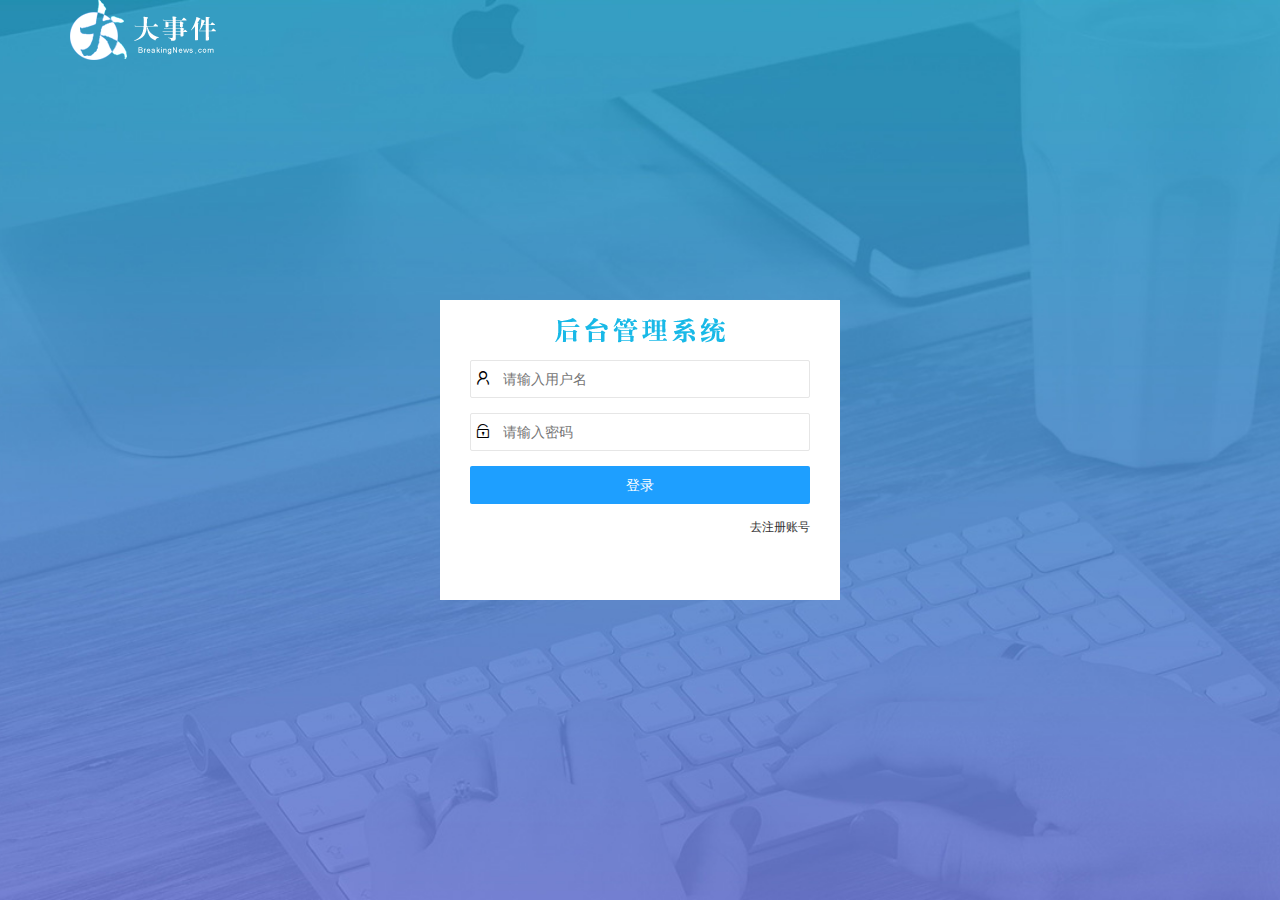
<file: login.html>
<!DOCTYPE html>
<html lang="en">
  <head>
    <meta charset="UTF-8" />
    <meta http-equiv="X-UA-Compatible" content="IE=edge" />
    <meta name="viewport" content="width=device-width, initial-scale=1.0" />
    <title>登录/注册</title>
    <!-- 导入layui 的 css 文件 -->
    <link rel="stylesheet" href="/assets/lib/layui/css/layui.css" />
    <!-- 导入自身样式 -->
    <link rel="stylesheet" href="/assets/css/login.css" />
  </head>
  <body>
    <!-- 头部的 logo 区域 -->
    <div class="layui-main">
      <img src="/assets/images/logo.png" alt="" />
    </div>

    <!-- 登录注册区域 -->
    <div class="loginAndRegBox">
      <div class="title-box"></div>
      <!-- 登录 -->
      <div class="login-box">
        <form class="layui-form" id="form-login">
          <!-- 用户名 -->
          <div class="layui-form-item">
            <i class="layui-icon layui-icon-username"></i>
            <input
              type="text"
              name="username"
              required
              lay-verify="required"
              placeholder="请输入用户名"
              autocomplete="off"
              class="layui-input"
            />
          </div>
          <!-- 密码 -->
          <div class="layui-form-item">
            <i class="layui-icon layui-icon-password"></i>
            <input
              type="password"
              name="password"
              required
              lay-verify="required|pwd"
              placeholder="请输入密码"
              autocomplete="off"
              class="layui-input"
            />
          </div>
          <!-- 登录按钮 -->
          <div class="layui-form-item">
            <button
              class="layui-btn layui-btn-normal layui-btn-fluid"
              lay-submit
            >
              登录
            </button>
          </div>
          <!-- 去注册 -->
          <div class="layui-form-item links">
            <a href="javascript:;" id="link-reg">去注册账号</a>
          </div>
        </form>
      </div>
      <!-- 注册 -->
      <div class="reg-box">
        <form class="layui-form" id="form—reg">
          <!-- 用户名 -->
          <div class="layui-form-item">
            <i class="layui-icon layui-icon-username"></i>
            <input
              type="text"
              name="username"
              required
              lay-verify="required"
              placeholder="请输入用户名"
              autocomplete="off"
              class="layui-input"
            />
          </div>
          <!-- 密码 -->
          <div class="layui-form-item">
            <i class="layui-icon layui-icon-password"></i>
            <input
              type="password"
              name="password"
              required
              lay-verify="required|pwd"
              placeholder="请输入密码"
              autocomplete="off"
              class="layui-input"
            />
          </div>
          <!-- 再次确认 -->
          <div class="layui-form-item">
            <i class="layui-icon layui-icon-password"></i>
            <input
              type="password"
              name="repassword"
              required
              lay-verify="required|pwd|repwd"
              placeholder="再次确认密码"
              autocomplete="off"
              class="layui-input"
            />
          </div>
          <!-- 注册按钮 -->
          <div class="layui-form-item">
            <button
              class="layui-btn layui-btn-normal layui-btn-fluid"
              lay-submit
            >
              注册
            </button>
          </div>
          <!-- 去登录 -->
          <div class="layui-form-item links">
            <a href="javascript:;" id="link-login">去登录</a>
          </div>
        </form>
      </div>
    </div>

    <!-- 导入 layui 的 js 文件 -->
    <script src="/assets/lib/layui/layui.all.js"></script>
    <!-- 导入 jQuery -->
    <script src="/assets/lib/jquery.js"></script>
    <!-- 导入自身封装的 baseAPI.js -->
    <script src="/assets/js/baseAPI.js"></script>
    <!-- 导入自身的 JavaScript 脚本 -->
    <script src="/assets/js/login.js"></script>
  </body>
</html>
</file>
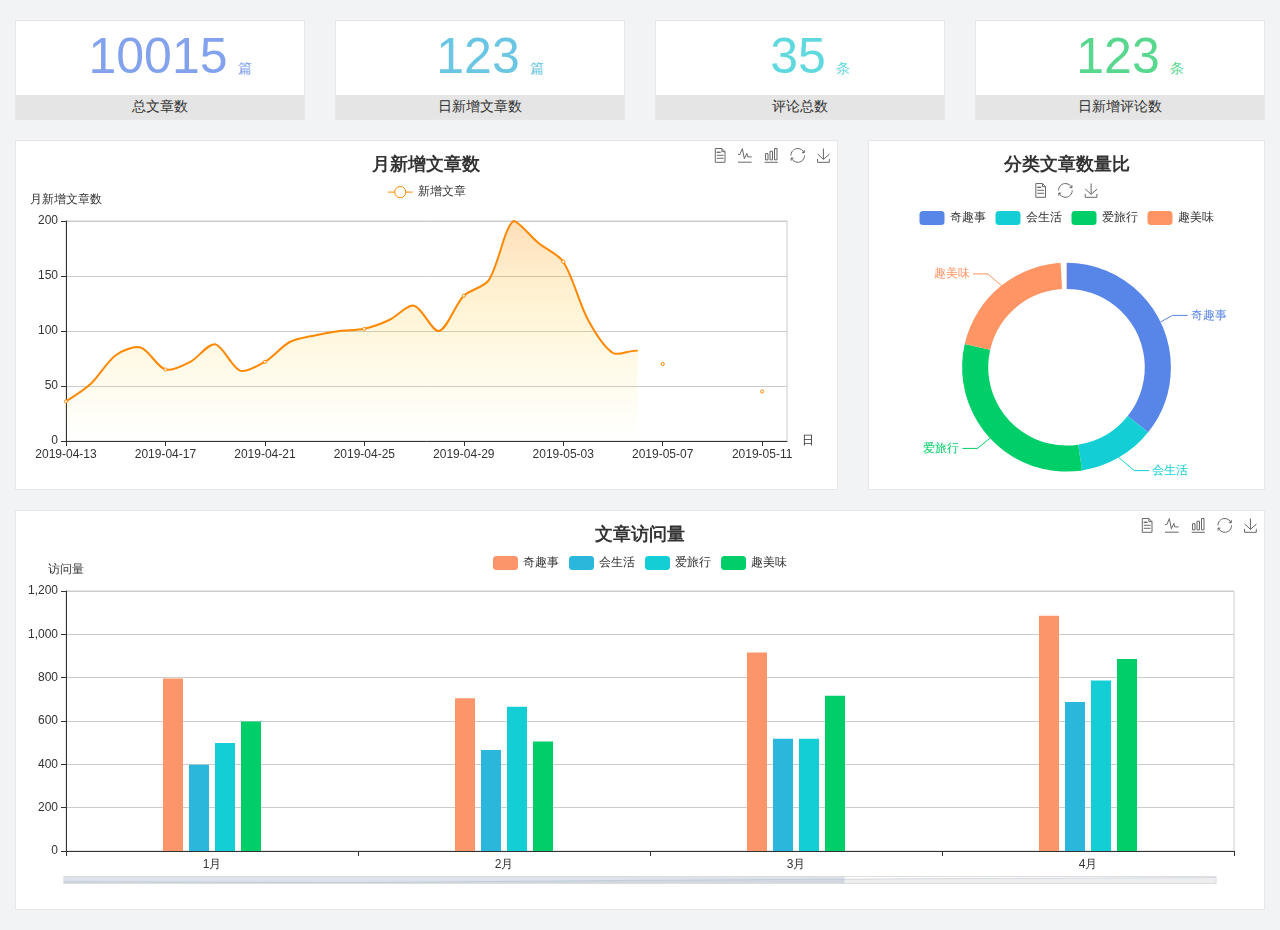
<file: home/dashboard.html>
<!DOCTYPE html>
<html lang="en">

<head>
  <meta charset="UTF-8">
  <meta name="viewport" content="width=device-width, initial-scale=1.0">
  <meta http-equiv="X-UA-Compatible" content="ie=edge">
  <title>图表统计</title>
  <link rel="stylesheet" href="../../assets/lib/bootstrap.css" />
  <link rel="stylesheet" href="../../assets/lib/main.css" />
  <script src="../../assets/lib/jquery.js"></script>
  <script type="text/javascript" src="../../assets/lib/echarts.min.js"></script>
</head>

<body>
  <div class="container-fluid">
    <div class="row spannel_list">
      <div class="col-sm-3 col-xs-6">
        <div class="spannel">
          <em>10015</em><span>篇</span>
          <b>总文章数</b>
        </div>
      </div>
      <div class="col-sm-3 col-xs-6">
        <div class="spannel scolor01">
          <em>123</em><span>篇</span>
          <b>日新增文章数</b>
        </div>
      </div>
      <div class="col-sm-3 col-xs-6">
        <div class="spannel scolor02">
          <em>35</em><span>条</span>
          <b>评论总数</b>
        </div>
      </div>
      <div class="col-sm-3 col-xs-6">
        <div class="spannel scolor03">
          <em>123</em><span>条</span>
          <b>日新增评论数</b>
        </div>
      </div>
    </div>
  </div>

  <div class="container-fluid">
    <div class="row curve-pie">
      <div class="col-lg-8 col-md-8">
        <div class="gragh_pannel" id="curve_show"></div>
      </div>
      <div class="col-lg-4 col-md-4">
        <div class="gragh_pannel" id="pie_show"></div>
      </div>
    </div>
  </div>

  <div class="container-fluid">
    <div class="column_pannel" id="column_show"></div>
  </div>

  <script>
    var oChart = echarts.init(document.getElementById('curve_show'));
    var aList_all = [
      { 'count': 36, 'date': '2019-04-13' },
      { 'count': 52, 'date': '2019-04-14' },
      { 'count': 78, 'date': '2019-04-15' },
      { 'count': 85, 'date': '2019-04-16' },
      { 'count': 65, 'date': '2019-04-17' },
      { 'count': 72, 'date': '2019-04-18' },
      { 'count': 88, 'date': '2019-04-19' },
      { 'count': 64, 'date': '2019-04-20' },
      { 'count': 72, 'date': '2019-04-21' },
      { 'count': 90, 'date': '2019-04-22' },
      { 'count': 96, 'date': '2019-04-23' },
      { 'count': 100, 'date': '2019-04-24' },
      { 'count': 102, 'date': '2019-04-25' },
      { 'count': 110, 'date': '2019-04-26' },
      { 'count': 123, 'date': '2019-04-27' },
      { 'count': 100, 'date': '2019-04-28' },
      { 'count': 132, 'date': '2019-04-29' },
      { 'count': 146, 'date': '2019-04-30' },
      { 'count': 200, 'date': '2019-05-01' },
      { 'count': 180, 'date': '2019-05-02' },
      { 'count': 163, 'date': '2019-05-03' },
      { 'count': 110, 'date': '2019-05-04' },
      { 'count': 80, 'date': '2019-05-05' },
      { 'count': 82, 'date': '2019-05-06' },
      { 'count': 70, 'date': '2019-05-07' },
      { 'count': 65, 'date': '2019-05-08' },
      { 'count': 54, 'date': '2019-05-09' },
      { 'count': 40, 'date': '2019-05-10' },
      { 'count': 45, 'date': '2019-05-11' },
      { 'count': 38, 'date': '2019-05-12' },
    ];

    let aCount = [];
    let aDate = [];

    for (var i = 0; i < aList_all.length; i++) {
      aCount.push(aList_all[i].count);
      aDate.push(aList_all[i].date);
    }

    var chartopt = {
      title: {
        text: '月新增文章数',
        left: 'center',
        top: '10'
      },
      tooltip: {
        trigger: 'axis'
      },
      legend: {
        data: ['新增文章'],
        top: '40'
      },
      toolbox: {
        show: true,
        feature: {
          mark: { show: true },
          dataView: { show: true, readOnly: false },
          magicType: { show: true, type: ['line', 'bar'] },
          restore: { show: true },
          saveAsImage: { show: true }
        }
      },
      calculable: true,
      xAxis: [
        {
          name: '日',
          type: 'category',
          boundaryGap: false,
          data: aDate
        }
      ],
      yAxis: [
        {
          name: '月新增文章数',
          type: 'value'
        }
      ],
      series: [
        {
          name: '新增文章',
          type: 'line',
          smooth: true,
          itemStyle: { normal: { areaStyle: { type: 'default' }, color: '#f80' }, lineStyle: { color: '#f80' } },
          data: aCount
        }],
      areaStyle: {
        normal: {
          color: new echarts.graphic.LinearGradient(0, 0, 0, 1, [{
            offset: 0,
            color: 'rgba(255,136,0,0.39)'
          }, {
            offset: .34,
            color: 'rgba(255,180,0,0.25)'
          }, {
            offset: 1,
            color: 'rgba(255,222,0,0.00)'
          }])

        }
      },
      grid: {
        show: true,
        x: 50,
        x2: 50,
        y: 80,
        height: 220
      }
    };

    oChart.setOption(chartopt);


    var oPie = echarts.init(document.getElementById('pie_show'));
    var oPieopt =
    {
      title: {
        top: 10,
        text: '分类文章数量比',
        x: 'center'
      },
      tooltip: {
        trigger: 'item',
        formatter: "{a} <br/>{b} : {c} ({d}%)"
      },
      color: ['#5885e8', '#13cfd5', '#00ce68', '#ff9565'],
      legend: {
        x: 'center',
        top: 65,
        data: ['奇趣事', '会生活', '爱旅行', '趣美味']
      },
      toolbox: {
        show: true,
        x: 'center',
        top: 35,
        feature: {
          mark: { show: true },
          dataView: { show: true, readOnly: false },
          magicType: {
            show: true,
            type: ['pie', 'funnel'],
            option: {
              funnel: {
                x: '25%',
                width: '50%',
                funnelAlign: 'left',
                max: 1548
              }
            }
          },
          restore: { show: true },
          saveAsImage: { show: true }
        }
      },
      calculable: true,
      series: [
        {
          name: '访问来源',
          type: 'pie',
          radius: ['45%', '60%'],
          center: ['50%', '65%'],
          data: [
            { value: 300, name: '奇趣事' },
            { value: 100, name: '会生活' },
            { value: 260, name: '爱旅行' },
            { value: 180, name: '趣美味' }
          ]
        }
      ]
    };
    oPie.setOption(oPieopt);



    var oColumn = this.echarts.init(document.getElementById('column_show'));
    var oColumnopt =
    {
      title: {
        text: '文章访问量',
        left: 'center',
        top: '10'
      },
      tooltip: {
        trigger: 'axis'
      },
      legend: {
        data: ['奇趣事', '会生活', '爱旅行', '趣美味'],
        top: '40'
      },
      toolbox: {
        show: true,
        feature: {
          mark: { show: true },
          dataView: { show: true, readOnly: false },
          magicType: { show: true, type: ['line', 'bar'] },
          restore: { show: true },
          saveAsImage: { show: true }
        }
      },
      calculable: true,
      xAxis: [
        {
          type: 'category',
          data: ['1月', '2月', '3月', '4月', '5月']
        }
      ],
      yAxis: [
        {
          name: '访问量',
          type: 'value'
        }
      ],
      series: [
        {
          name: '奇趣事',
          type: 'bar',
          barWidth: 20,
          itemStyle: {
            normal: { areaStyle: { type: 'default' }, color: '#fd956a' }
          },
          data: [800, 708, 920, 1090, 1200]
        },
        {
          name: '会生活',
          type: 'bar',
          barWidth: 20,
          itemStyle: {
            normal: { areaStyle: { type: 'default' }, color: '#2bb6db' }
          },
          data: [400, 468, 520, 690, 800]
        },
        {
          name: '爱旅行',
          type: 'bar',
          barWidth: 20,
          itemStyle: {
            normal: { areaStyle: { type: 'default' }, color: '#13cfd5' }
          },
          data: [500, 668, 520, 790, 900]
        },
        {
          name: '趣美味',
          type: 'bar',
          barWidth: 20,
          itemStyle: {
            normal: { areaStyle: { type: 'default' }, color: '#00ce68' }
          },
          data: [600, 508, 720, 890, 1000]
        }
      ],
      grid: {
        show: true,
        x: 50,
        x2: 30,
        y: 80,
        height: 260
      },
      dataZoom: [//给x轴设置滚动条
        {
          start: 0,//默认为0
          end: 100 - 1000 / 31,//默认为100
          type: 'slider',
          show: true,
          xAxisIndex: [0],
          handleSize: 0,//滑动条的 左右2个滑动条的大小
          height: 8,//组件高度
          left: 45, //左边的距离
          right: 50,//右边的距离
          bottom: 26,//右边的距离
          handleColor: '#ddd',//h滑动图标的颜色
          handleStyle: {
            borderColor: "#cacaca",
            borderWidth: "1",
            shadowBlur: 2,
            background: "#ddd",
            shadowColor: "#ddd",
          }
        }]
    };
    oColumn.setOption(oColumnopt);
  </script>
</body>

</html>
</file>
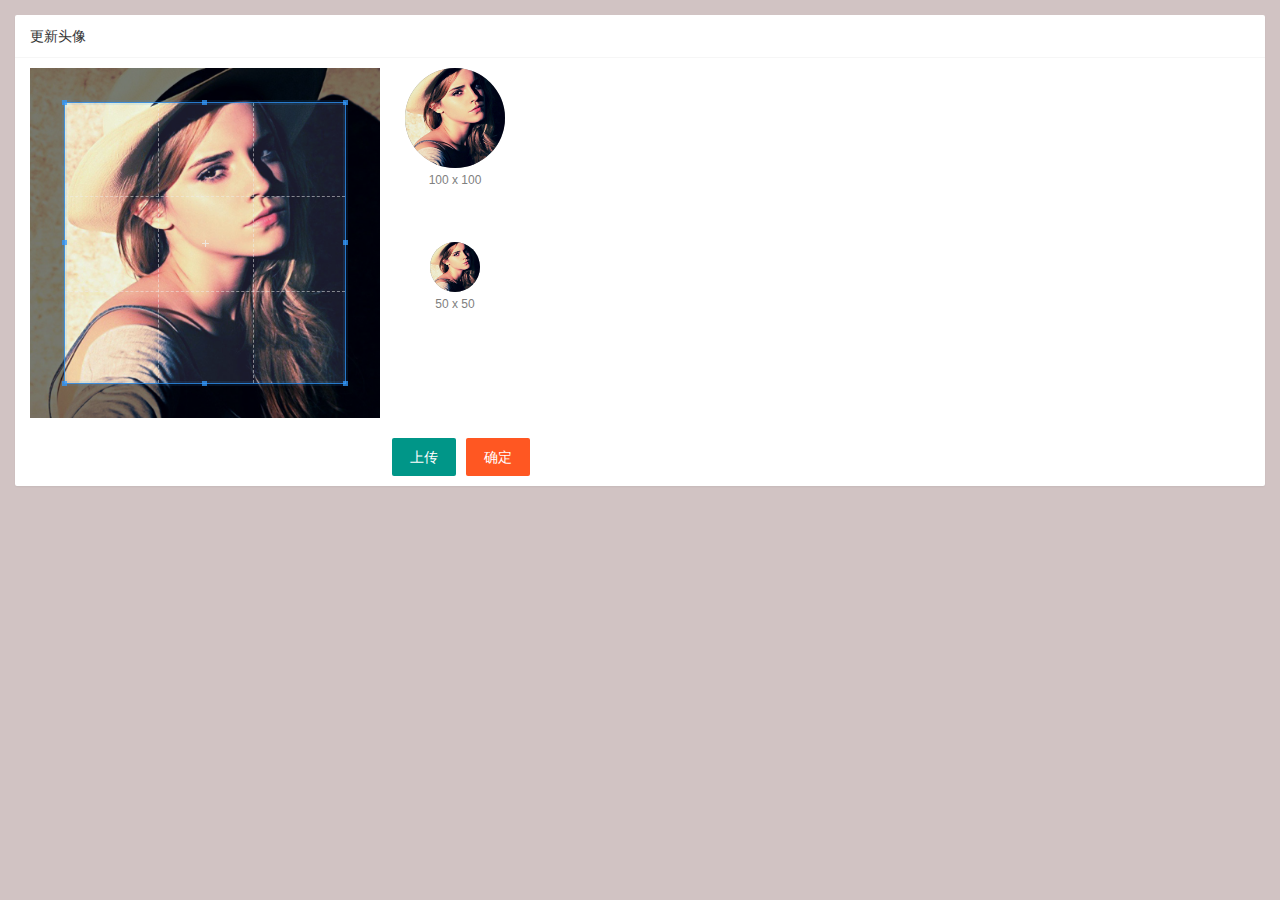
<file: user/user_avatar.html>
<!DOCTYPE html>
<html lang="en">
  <head>
    <meta charset="UTF-8" />
    <meta http-equiv="X-UA-Compatible" content="IE=edge" />
    <meta name="viewport" content="width=device-width, initial-scale=1.0" />
    <title>更新头像</title>
    <!-- 导入layui.css -->
    <link rel="stylesheet" href="/assets/lib/layui/css/layui.css" />
    <!-- 导入 `cropper.css -->
    <link rel="stylesheet" href="/assets/lib/cropper/cropper.css" />
    <!-- 导入user_avatar.css -->
    <link rel="stylesheet" href="/assets/css/user/user_avatar.css" />
  </head>
  <body>
    <div class="layui-card">
      <div class="layui-card-header">更新头像</div>
      <div class="layui-card-body">
        <!-- 第一行的图片裁剪和预览区域 -->
        <div class="row1">
          <!-- 图片裁剪区域 -->
          <div class="cropper-box">
            <!-- 这个 img 标签很重要，将来会把它初始化为裁剪区域 -->
            <img id="image" src="/assets/images/sample.jpg" />
          </div>
          <!-- 图片的预览区域 -->
          <div class="preview-box">
            <div>
              <!-- 宽高为 100px 的预览区域 -->
              <div class="img-preview w100"></div>
              <p class="size">100 x 100</p>
            </div>
            <div>
              <!-- 宽高为 50px 的预览区域 -->
              <div class="img-preview w50"></div>
              <p class="size">50 x 50</p>
            </div>
          </div>
        </div>

        <!-- 第二行的按钮区域 -->
        <div class="row2">
          <input type="file" id="file" accept="image/png,image/jpeg">
          <button type="button" class="layui-btn" id="btnChooseImage">上传</button>
          <button type="button" class="layui-btn layui-btn-danger" id="btnUpload">确定</button>
        </div>
      </div>
    </div>
    <script src="/assets/lib/layui/layui.all.js"></script>
    <script src="/assets/lib/jquery.js"></script>
    <script src="/assets/lib/cropper/Cropper.js"></script>
    <script src="/assets/lib/cropper/jquery-cropper.js"></script>
    <script src="/assets/js/baseAPI.js"></script>
    <script src="/assets/js/user/user_avatar.js"></script>
  </body>
</html>
</file>
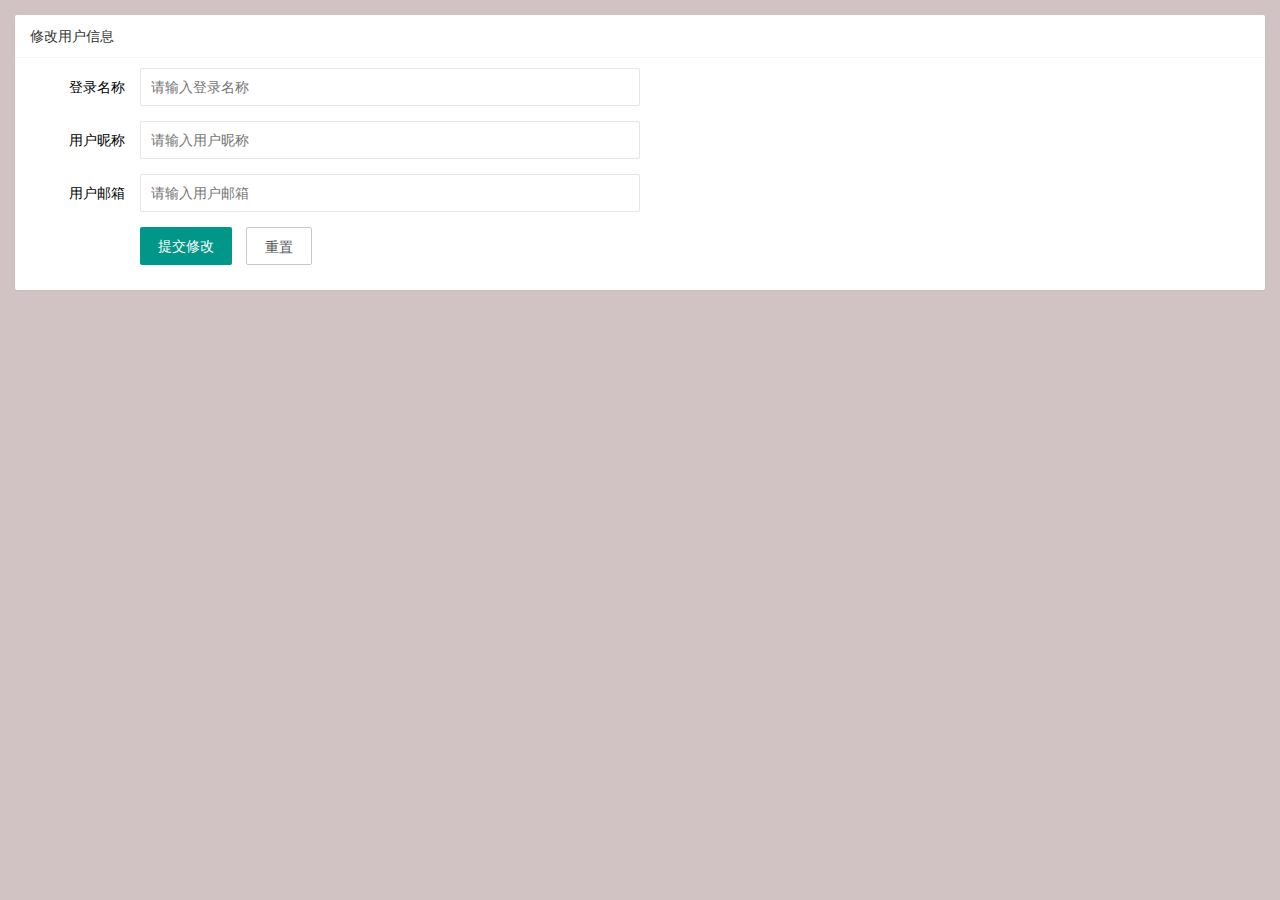
<file: user/user_info.html>
<!DOCTYPE html>
<html lang="en">
  <head>
    <meta charset="UTF-8" />
    <meta http-equiv="X-UA-Compatible" content="IE=edge" />
    <meta name="viewport" content="width=device-width, initial-scale=1.0" />
    <title>基本资料</title>
    <!-- 导入layui.css -->
    <link rel="stylesheet" href="/assets/lib/layui/css/layui.css" />
    <!-- 导入自身的 user_info 样式 -->
    <link rel="stylesheet" href="/assets/css/user/user_info.css" />
  </head>
  <body>
    <div class="layui-card">
      <div class="layui-card-header">修改用户信息</div>
      <div class="layui-card-body">
        <form class="layui-form" lay-filter="formUserInfo">
          <!-- 隐藏域 -->
          <input type="hidden" name="id"/>
          <!-- 登录名称 -->
          <div class="layui-form-item">
            <label class="layui-form-label">登录名称</label>
            <div class="layui-input-block">
              <input
                type="text"
                name="username"
                required
                lay-verify="required"
                placeholder="请输入登录名称"
                autocomplete="off"
                class="layui-input lay-ignore"
                readonly
              />
            </div>
          </div>
          <!-- 用户昵称 -->
          <div class="layui-form-item">
            <label class="layui-form-label">用户昵称</label>
            <div class="layui-input-block">
              <input
                type="text"
                name="nickname"
                required
                lay-verify="required|nickname"
                placeholder="请输入用户昵称"
                autocomplete="off"
                class="layui-input"
              />
            </div>
          </div>
          <!-- 用户邮箱 -->
          <div class="layui-form-item">
            <label class="layui-form-label">用户邮箱</label>
            <div class="layui-input-block">
              <input
                type="text"
                name="email"
                required
                lay-verify="required|email"
                placeholder="请输入用户邮箱"
                autocomplete="off"
                class="layui-input"
              />
            </div>
          </div>
          <div class="layui-form-item">
            <div class="layui-input-block">
              <button class="layui-btn" lay-submit lay-filter="formDemo">
                提交修改
              </button>
              <button type="reset" class="layui-btn layui-btn-primary" id="btnReset">
                重置
              </button>
            </div>
          </div>
        </form>
      </div>
    </div>
    <!-- 导入layui.js -->
    <script src="/assets/lib/layui/layui.all.js"></script>
    <!-- 导入 jQuery.js -->
    <script src="/assets/lib/jquery.js"></script>
    <!-- 导入 baseAPI.js -->
    <script src="/assets/js/baseAPI.js"></script>
    <!-- 导入自己的 user_info.js -->
    <script src="/assets/js/user/uer_info.js"></script>
  </body>
</html>
</file>
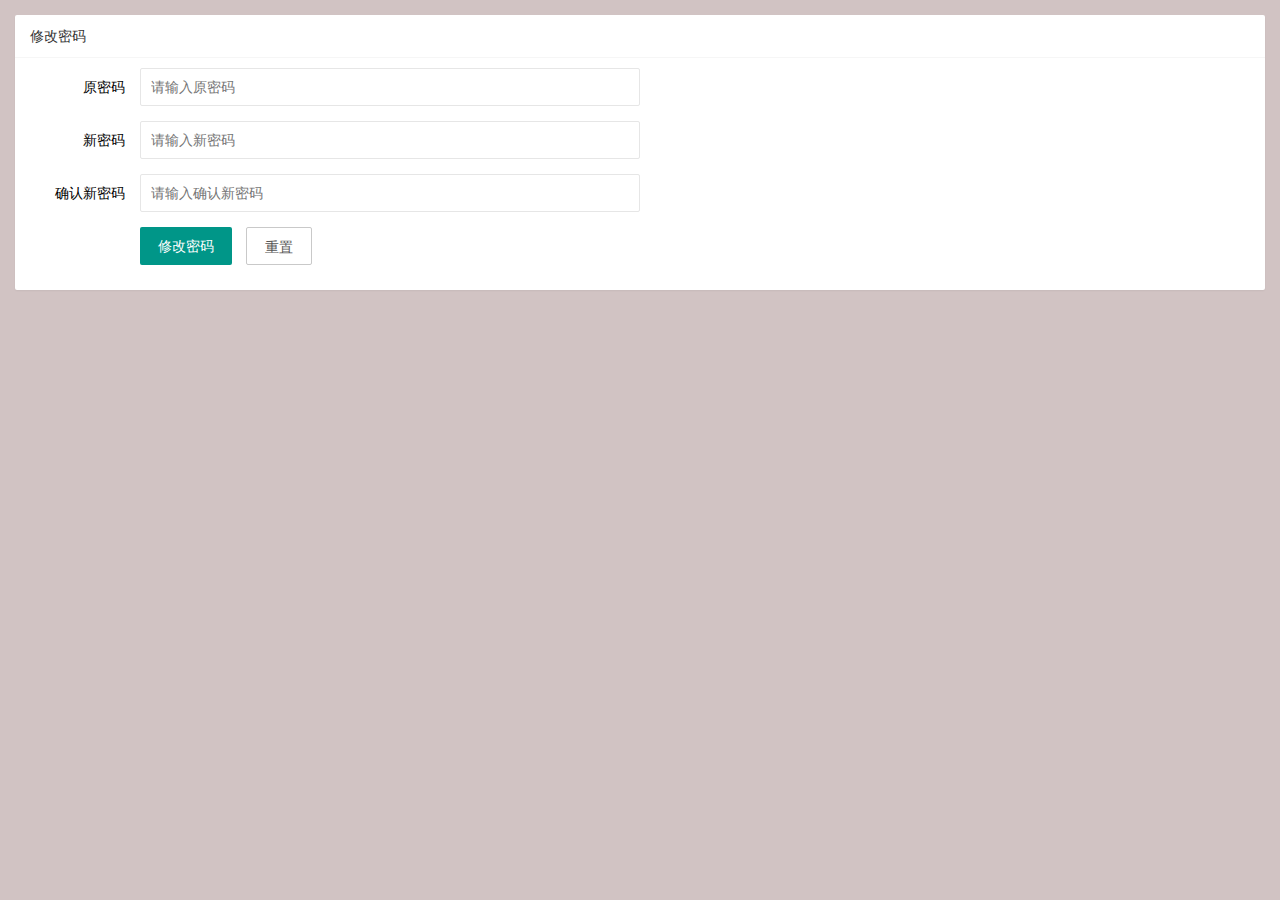
<file: user/user_pwd.html>
<!DOCTYPE html>
<html lang="en">
  <head>
    <meta charset="UTF-8" />
    <meta http-equiv="X-UA-Compatible" content="IE=edge" />
    <meta name="viewport" content="width=device-width, initial-scale=1.0" />
    <title>重置密码</title>
    <!-- 导入layui.css -->
    <link rel="stylesheet" href="/assets/lib/layui/css/layui.css" />
    <!-- 导入自身的 user_pwd.css -->
    <link rel="stylesheet" href="/assets/css/user/user_pwd.css" />
  </head>
  <body>
    <div class="layui-card">
      <div class="layui-card-header">修改密码</div>
      <div class="layui-card-body">
        <form class="layui-form" action="">
          <!-- 原密码 -->
          <div class="layui-form-item">
            <label class="layui-form-label">原密码</label>
            <div class="layui-input-block">
              <input
                type="password"
                name="oldPwd"
                required
                lay-verify="required|pwd"
                placeholder="请输入原密码"
                autocomplete="off"
                class="layui-input"
              />
            </div>
          </div>
          <!-- 新密码 -->
          <div class="layui-form-item">
            <label class="layui-form-label">新密码</label>
            <div class="layui-input-block">
              <input
                type="password"
                name="newPwd"
                required
                lay-verify="required|pwd|samePwd"
                placeholder="请输入新密码"
                autocomplete="off"
                class="layui-input"
              />
            </div>
          </div>
          <!-- 确认新密码 -->
          <div class="layui-form-item">
            <label class="layui-form-label">确认新密码</label>
            <div class="layui-input-block">
              <input
                type="password"
                name="rePwd"
                required
                lay-verify="required|pwd|rePwd"
                placeholder="请输入确认新密码"
                autocomplete="off"
                class="layui-input"
              />
            </div>
          </div>
          <!-- 修改和重置按钮 -->
          <div class="layui-form-item">
            <div class="layui-input-block">
              <button class="layui-btn" lay-submit lay-filter="formDemo">
                修改密码
              </button>
              <button type="reset" class="layui-btn layui-btn-primary">
                重置
              </button>
            </div>
          </div>
        </form>
      </div>
    </div>
    <!-- 导入layui.js -->
    <script src="/assets/lib/layui/layui.all.js"></script>
    <!-- 导入jquery.js -->
    <script src="/assets/lib/jquery.js"></script>
    <!-- 导入baseAPI.js -->
    <script src="/assets/js/baseAPI.js"></script>
    <!-- 导入自身的 user_pwd.js -->
    <script src="/assets/js/user/user_pwd.js"></script>
  </body>
</html>
</file>
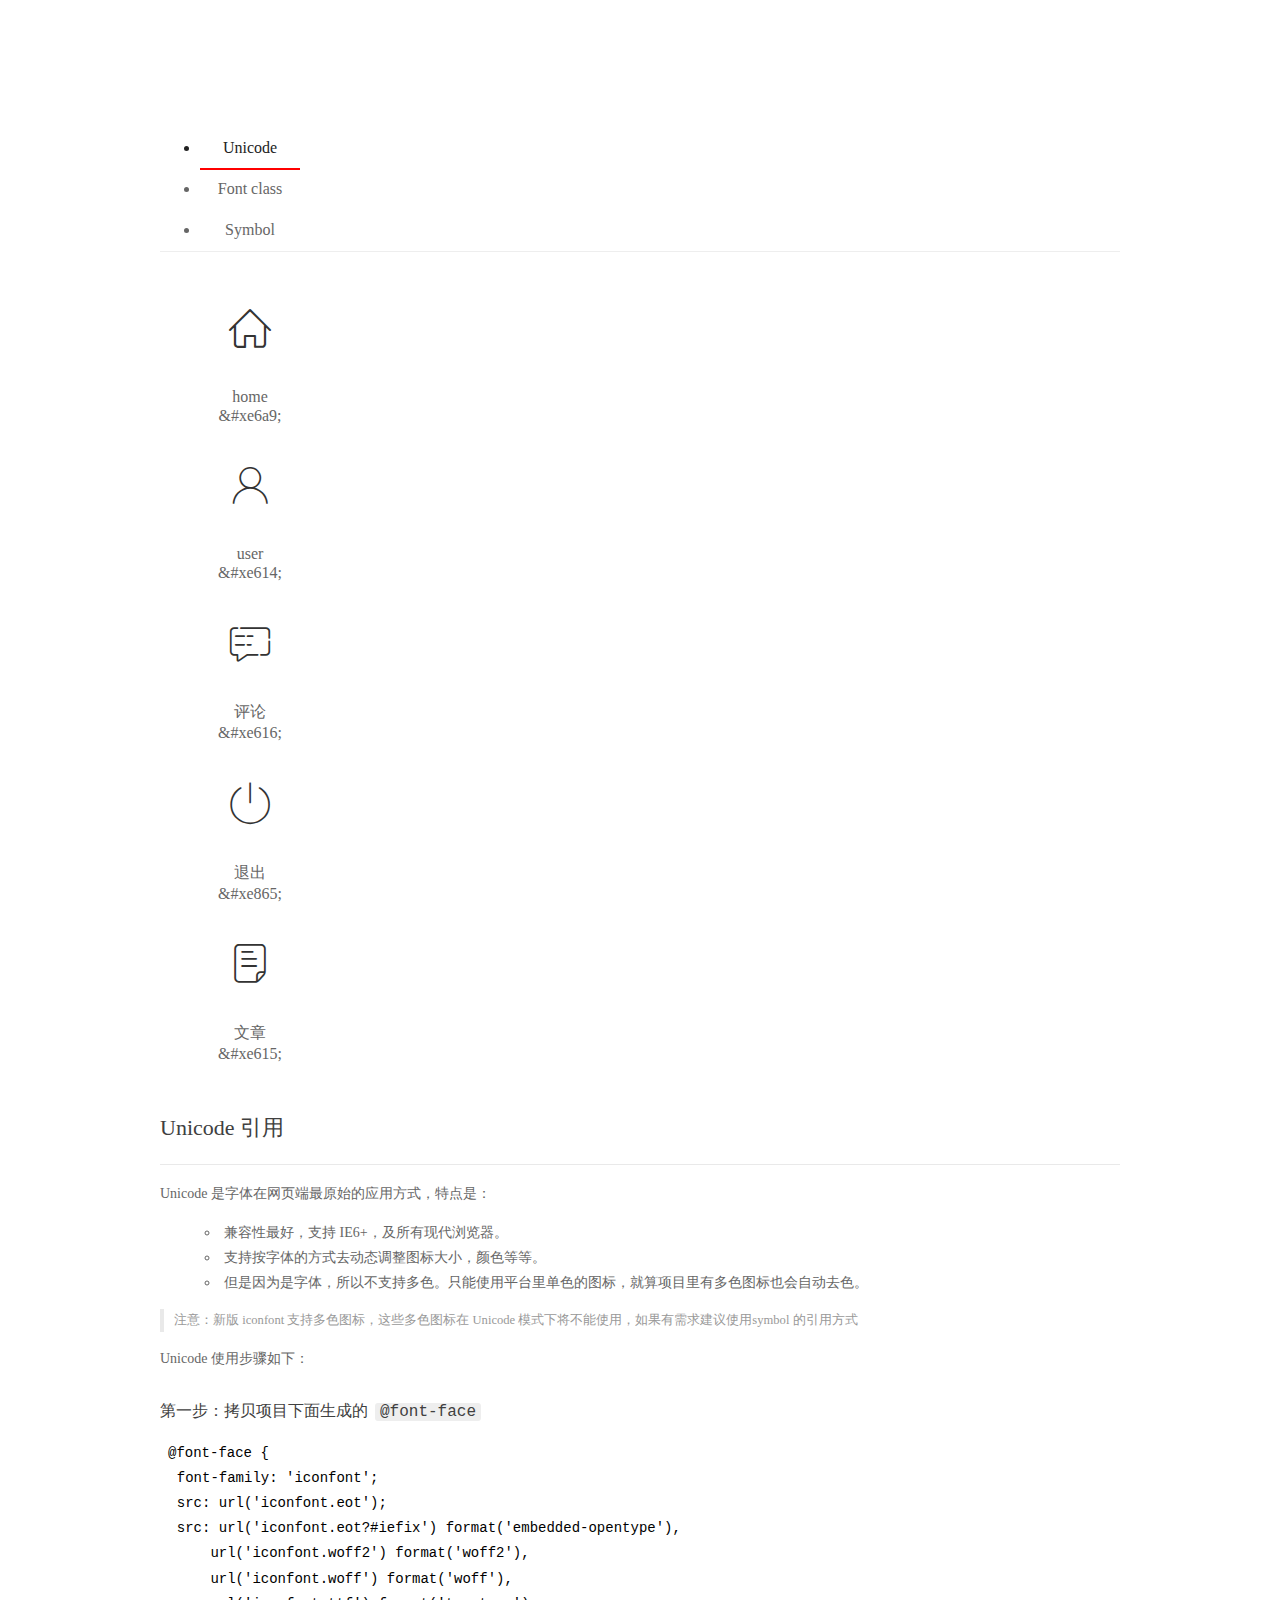
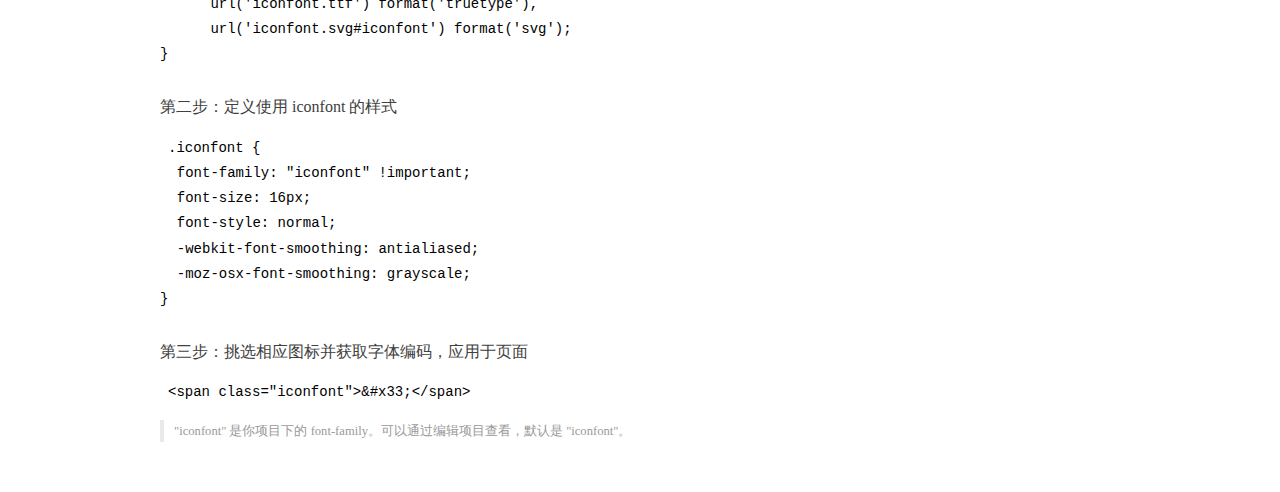
<file: assets/fonts/demo_index.html>
<!DOCTYPE html>
<html>
<head>
  <meta charset="utf-8"/>
  <title>IconFont Demo</title>
  <link rel="shortcut icon" href="https://gtms04.alicdn.com/tps/i4/TB1_oz6GVXXXXaFXpXXJDFnIXXX-64-64.ico" type="image/x-icon"/>
  <link rel="stylesheet" href="https://g.alicdn.com/thx/cube/1.3.2/cube.min.css">
  <link rel="stylesheet" href="demo.css">
  <link rel="stylesheet" href="iconfont.css">
  <script src="iconfont.js"></script>
  <!-- jQuery -->
  <script src="https://a1.alicdn.com/oss/uploads/2018/12/26/7bfddb60-08e8-11e9-9b04-53e73bb6408b.js"></script>
  <!-- 代码高亮 -->
  <script src="https://a1.alicdn.com/oss/uploads/2018/12/26/a3f714d0-08e6-11e9-8a15-ebf944d7534c.js"></script>
</head>
<body>
  <div class="main">
    <h1 class="logo"><a href="https://www.iconfont.cn/" title="iconfont 首页" target="_blank">&#xe86b;</a></h1>
    <div class="nav-tabs">
      <ul id="tabs" class="dib-box">
        <li class="dib active"><span>Unicode</span></li>
        <li class="dib"><span>Font class</span></li>
        <li class="dib"><span>Symbol</span></li>
      </ul>
      
    </div>
    <div class="tab-container">
      <div class="content unicode" style="display: block;">
          <ul class="icon_lists dib-box">
          
            <li class="dib">
              <span class="icon iconfont">&#xe6a9;</span>
                <div class="name">home</div>
                <div class="code-name">&amp;#xe6a9;</div>
              </li>
          
            <li class="dib">
              <span class="icon iconfont">&#xe614;</span>
                <div class="name">user</div>
                <div class="code-name">&amp;#xe614;</div>
              </li>
          
            <li class="dib">
              <span class="icon iconfont">&#xe616;</span>
                <div class="name">评论</div>
                <div class="code-name">&amp;#xe616;</div>
              </li>
          
            <li class="dib">
              <span class="icon iconfont">&#xe865;</span>
                <div class="name">退出</div>
                <div class="code-name">&amp;#xe865;</div>
              </li>
          
            <li class="dib">
              <span class="icon iconfont">&#xe615;</span>
                <div class="name">文章</div>
                <div class="code-name">&amp;#xe615;</div>
              </li>
          
          </ul>
          <div class="article markdown">
          <h2 id="unicode-">Unicode 引用</h2>
          <hr>

          <p>Unicode 是字体在网页端最原始的应用方式，特点是：</p>
          <ul>
            <li>兼容性最好，支持 IE6+，及所有现代浏览器。</li>
            <li>支持按字体的方式去动态调整图标大小，颜色等等。</li>
            <li>但是因为是字体，所以不支持多色。只能使用平台里单色的图标，就算项目里有多色图标也会自动去色。</li>
          </ul>
          <blockquote>
            <p>注意：新版 iconfont 支持多色图标，这些多色图标在 Unicode 模式下将不能使用，如果有需求建议使用symbol 的引用方式</p>
          </blockquote>
          <p>Unicode 使用步骤如下：</p>
          <h3 id="-font-face">第一步：拷贝项目下面生成的 <code>@font-face</code></h3>
<pre><code class="language-css"
>@font-face {
  font-family: 'iconfont';
  src: url('iconfont.eot');
  src: url('iconfont.eot?#iefix') format('embedded-opentype'),
      url('iconfont.woff2') format('woff2'),
      url('iconfont.woff') format('woff'),
      url('iconfont.ttf') format('truetype'),
      url('iconfont.svg#iconfont') format('svg');
}
</code></pre>
          <h3 id="-iconfont-">第二步：定义使用 iconfont 的样式</h3>
<pre><code class="language-css"
>.iconfont {
  font-family: "iconfont" !important;
  font-size: 16px;
  font-style: normal;
  -webkit-font-smoothing: antialiased;
  -moz-osx-font-smoothing: grayscale;
}
</code></pre>
          <h3 id="-">第三步：挑选相应图标并获取字体编码，应用于页面</h3>
<pre>
<code class="language-html"
>&lt;span class="iconfont"&gt;&amp;#x33;&lt;/span&gt;
</code></pre>
          <blockquote>
            <p>"iconfont" 是你项目下的 font-family。可以通过编辑项目查看，默认是 "iconfont"。</p>
          </blockquote>
          </div>
      </div>
      <div class="content font-class">
        <ul class="icon_lists dib-box">
          
          <li class="dib">
            <span class="icon iconfont icon-home"></span>
            <div class="name">
              home
            </div>
            <div class="code-name">.icon-home
            </div>
          </li>
          
          <li class="dib">
            <span class="icon iconfont icon-user"></span>
            <div class="name">
              user
            </div>
            <div class="code-name">.icon-user
            </div>
          </li>
          
          <li class="dib">
            <span class="icon iconfont icon-pinglun"></span>
            <div class="name">
              评论
            </div>
            <div class="code-name">.icon-pinglun
            </div>
          </li>
          
          <li class="dib">
            <span class="icon iconfont icon-tuichu"></span>
            <div class="name">
              退出
            </div>
            <div class="code-name">.icon-tuichu
            </div>
          </li>
          
          <li class="dib">
            <span class="icon iconfont icon-16"></span>
            <div class="name">
              文章
            </div>
            <div class="code-name">.icon-16
            </div>
          </li>
          
        </ul>
        <div class="article markdown">
        <h2 id="font-class-">font-class 引用</h2>
        <hr>

        <p>font-class 是 Unicode 使用方式的一种变种，主要是解决 Unicode 书写不直观，语意不明确的问题。</p>
        <p>与 Unicode 使用方式相比，具有如下特点：</p>
        <ul>
          <li>兼容性良好，支持 IE8+，及所有现代浏览器。</li>
          <li>相比于 Unicode 语意明确，书写更直观。可以很容易分辨这个 icon 是什么。</li>
          <li>因为使用 class 来定义图标，所以当要替换图标时，只需要修改 class 里面的 Unicode 引用。</li>
          <li>不过因为本质上还是使用的字体，所以多色图标还是不支持的。</li>
        </ul>
        <p>使用步骤如下：</p>
        <h3 id="-fontclass-">第一步：引入项目下面生成的 fontclass 代码：</h3>
<pre><code class="language-html">&lt;link rel="stylesheet" href="./iconfont.css"&gt;
</code></pre>
        <h3 id="-">第二步：挑选相应图标并获取类名，应用于页面：</h3>
<pre><code class="language-html">&lt;span class="iconfont icon-xxx"&gt;&lt;/span&gt;
</code></pre>
        <blockquote>
          <p>"
            iconfont" 是你项目下的 font-family。可以通过编辑项目查看，默认是 "iconfont"。</p>
        </blockquote>
      </div>
      </div>
      <div class="content symbol">
          <ul class="icon_lists dib-box">
          
            <li class="dib">
                <svg class="icon svg-icon" aria-hidden="true">
                  <use xlink:href="#icon-home"></use>
                </svg>
                <div class="name">home</div>
                <div class="code-name">#icon-home</div>
            </li>
          
            <li class="dib">
                <svg class="icon svg-icon" aria-hidden="true">
                  <use xlink:href="#icon-user"></use>
                </svg>
                <div class="name">user</div>
                <div class="code-name">#icon-user</div>
            </li>
          
            <li class="dib">
                <svg class="icon svg-icon" aria-hidden="true">
                  <use xlink:href="#icon-pinglun"></use>
                </svg>
                <div class="name">评论</div>
                <div class="code-name">#icon-pinglun</div>
            </li>
          
            <li class="dib">
                <svg class="icon svg-icon" aria-hidden="true">
                  <use xlink:href="#icon-tuichu"></use>
                </svg>
                <div class="name">退出</div>
                <div class="code-name">#icon-tuichu</div>
            </li>
          
            <li class="dib">
                <svg class="icon svg-icon" aria-hidden="true">
                  <use xlink:href="#icon-16"></use>
                </svg>
                <div class="name">文章</div>
                <div class="code-name">#icon-16</div>
            </li>
          
          </ul>
          <div class="article markdown">
          <h2 id="symbol-">Symbol 引用</h2>
          <hr>

          <p>这是一种全新的使用方式，应该说这才是未来的主流，也是平台目前推荐的用法。相关介绍可以参考这篇<a href="">文章</a>
            这种用法其实是做了一个 SVG 的集合，与另外两种相比具有如下特点：</p>
          <ul>
            <li>支持多色图标了，不再受单色限制。</li>
            <li>通过一些技巧，支持像字体那样，通过 <code>font-size</code>, <code>color</code> 来调整样式。</li>
            <li>兼容性较差，支持 IE9+，及现代浏览器。</li>
            <li>浏览器渲染 SVG 的性能一般，还不如 png。</li>
          </ul>
          <p>使用步骤如下：</p>
          <h3 id="-symbol-">第一步：引入项目下面生成的 symbol 代码：</h3>
<pre><code class="language-html">&lt;script src="./iconfont.js"&gt;&lt;/script&gt;
</code></pre>
          <h3 id="-css-">第二步：加入通用 CSS 代码（引入一次就行）：</h3>
<pre><code class="language-html">&lt;style&gt;
.icon {
  width: 1em;
  height: 1em;
  vertical-align: -0.15em;
  fill: currentColor;
  overflow: hidden;
}
&lt;/style&gt;
</code></pre>
          <h3 id="-">第三步：挑选相应图标并获取类名，应用于页面：</h3>
<pre><code class="language-html">&lt;svg class="icon" aria-hidden="true"&gt;
  &lt;use xlink:href="#icon-xxx"&gt;&lt;/use&gt;
&lt;/svg&gt;
</code></pre>
          </div>
      </div>

    </div>
  </div>
  <script>
  $(document).ready(function () {
      $('.tab-container .content:first').show()

      $('#tabs li').click(function (e) {
        var tabContent = $('.tab-container .content')
        var index = $(this).index()

        if ($(this).hasClass('active')) {
          return
        } else {
          $('#tabs li').removeClass('active')
          $(this).addClass('active')

          tabContent.hide().eq(index).fadeIn()
        }
      })
    })
  </script>
</body>
</html>
</file>
<file: assets/lib/layui/css/layui.css>
/** layui-v2.5.5 MIT License By https://www.layui.com */
 .layui-inline,img{display:inline-block;vertical-align:middle}h1,h2,h3,h4,h5,h6{font-weight:400}.layui-edge,.layui-header,.layui-inline,.layui-main{position:relative}.layui-body,.layui-edge,.layui-elip{overflow:hidden}.layui-btn,.layui-edge,.layui-inline,img{vertical-align:middle}.layui-btn,.layui-disabled,.layui-icon,.layui-unselect{-moz-user-select:none;-webkit-user-select:none;-ms-user-select:none}.layui-elip,.layui-form-checkbox span,.layui-form-pane .layui-form-label{text-overflow:ellipsis;white-space:nowrap}.layui-breadcrumb,.layui-tree-btnGroup{visibility:hidden}blockquote,body,button,dd,div,dl,dt,form,h1,h2,h3,h4,h5,h6,input,li,ol,p,pre,td,textarea,th,ul{margin:0;padding:0;-webkit-tap-highlight-color:rgba(0,0,0,0)}a:active,a:hover{outline:0}img{border:none}li{list-style:none}table{border-collapse:collapse;border-spacing:0}h4,h5,h6{font-size:100%}button,input,optgroup,option,select,textarea{font-family:inherit;font-size:inherit;font-style:inherit;font-weight:inherit;outline:0}pre{white-space:pre-wrap;white-space:-moz-pre-wrap;white-space:-pre-wrap;white-space:-o-pre-wrap;word-wrap:break-word}body{line-height:24px;font:14px Helvetica Neue,Helvetica,PingFang SC,Tahoma,Arial,sans-serif}hr{height:1px;margin:10px 0;border:0;clear:both}a{color:#333;text-decoration:none}a:hover{color:#777}a cite{font-style:normal;*cursor:pointer}.layui-border-box,.layui-border-box *{box-sizing:border-box}.layui-box,.layui-box *{box-sizing:content-box}.layui-clear{clear:both;*zoom:1}.layui-clear:after{content:'\20';clear:both;*zoom:1;display:block;height:0}.layui-inline{*display:inline;*zoom:1}.layui-edge{display:inline-block;width:0;height:0;border-width:6px;border-style:dashed;border-color:transparent}.layui-edge-top{top:-4px;border-bottom-color:#999;border-bottom-style:solid}.layui-edge-right{border-left-color:#999;border-left-style:solid}.layui-edge-bottom{top:2px;border-top-color:#999;border-top-style:solid}.layui-edge-left{border-right-color:#999;border-right-style:solid}.layui-disabled,.layui-disabled:hover{color:#d2d2d2!important;cursor:not-allowed!important}.layui-circle{border-radius:100%}.layui-show{display:block!important}.layui-hide{display:none!important}@font-face{font-family:layui-icon;src:url(../font/iconfont.eot?v=250);src:url(../font/iconfont.eot?v=250#iefix) format('embedded-opentype'),url(../font/iconfont.woff2?v=250) format('woff2'),url(../font/iconfont.woff?v=250) format('woff'),url(../font/iconfont.ttf?v=250) format('truetype'),url(../font/iconfont.svg?v=250#layui-icon) format('svg')}.layui-icon{font-family:layui-icon!important;font-size:16px;font-style:normal;-webkit-font-smoothing:antialiased;-moz-osx-font-smoothing:grayscale}.layui-icon-reply-fill:before{content:"\e611"}.layui-icon-set-fill:before{content:"\e614"}.layui-icon-menu-fill:before{content:"\e60f"}.layui-icon-search:before{content:"\e615"}.layui-icon-share:before{content:"\e641"}.layui-icon-set-sm:before{content:"\e620"}.layui-icon-engine:before{content:"\e628"}.layui-icon-close:before{content:"\1006"}.layui-icon-close-fill:before{content:"\1007"}.layui-icon-chart-screen:before{content:"\e629"}.layui-icon-star:before{content:"\e600"}.layui-icon-circle-dot:before{content:"\e617"}.layui-icon-chat:before{content:"\e606"}.layui-icon-release:before{content:"\e609"}.layui-icon-list:before{content:"\e60a"}.layui-icon-chart:before{content:"\e62c"}.layui-icon-ok-circle:before{content:"\1005"}.layui-icon-layim-theme:before{content:"\e61b"}.layui-icon-table:before{content:"\e62d"}.layui-icon-right:before{content:"\e602"}.layui-icon-left:before{content:"\e603"}.layui-icon-cart-simple:before{content:"\e698"}.layui-icon-face-cry:before{content:"\e69c"}.layui-icon-face-smile:before{content:"\e6af"}.layui-icon-survey:before{content:"\e6b2"}.layui-icon-tree:before{content:"\e62e"}.layui-icon-upload-circle:before{content:"\e62f"}.layui-icon-add-circle:before{content:"\e61f"}.layui-icon-download-circle:before{content:"\e601"}.layui-icon-templeate-1:before{content:"\e630"}.layui-icon-util:before{content:"\e631"}.layui-icon-face-surprised:before{content:"\e664"}.layui-icon-edit:before{content:"\e642"}.layui-icon-speaker:before{content:"\e645"}.layui-icon-down:before{content:"\e61a"}.layui-icon-file:before{content:"\e621"}.layui-icon-layouts:before{content:"\e632"}.layui-icon-rate-half:before{content:"\e6c9"}.layui-icon-add-circle-fine:before{content:"\e608"}.layui-icon-prev-circle:before{content:"\e633"}.layui-icon-read:before{content:"\e705"}.layui-icon-404:before{content:"\e61c"}.layui-icon-carousel:before{content:"\e634"}.layui-icon-help:before{content:"\e607"}.layui-icon-code-circle:before{content:"\e635"}.layui-icon-water:before{content:"\e636"}.layui-icon-username:before{content:"\e66f"}.layui-icon-find-fill:before{content:"\e670"}.layui-icon-about:before{content:"\e60b"}.layui-icon-location:before{content:"\e715"}.layui-icon-up:before{content:"\e619"}.layui-icon-pause:before{content:"\e651"}.layui-icon-date:before{content:"\e637"}.layui-icon-layim-uploadfile:before{content:"\e61d"}.layui-icon-delete:before{content:"\e640"}.layui-icon-play:before{content:"\e652"}.layui-icon-top:before{content:"\e604"}.layui-icon-friends:before{content:"\e612"}.layui-icon-refresh-3:before{content:"\e9aa"}.layui-icon-ok:before{content:"\e605"}.layui-icon-layer:before{content:"\e638"}.layui-icon-face-smile-fine:before{content:"\e60c"}.layui-icon-dollar:before{content:"\e659"}.layui-icon-group:before{content:"\e613"}.layui-icon-layim-download:before{content:"\e61e"}.layui-icon-picture-fine:before{content:"\e60d"}.layui-icon-link:before{content:"\e64c"}.layui-icon-diamond:before{content:"\e735"}.layui-icon-log:before{content:"\e60e"}.layui-icon-rate-solid:before{content:"\e67a"}.layui-icon-fonts-del:before{content:"\e64f"}.layui-icon-unlink:before{content:"\e64d"}.layui-icon-fonts-clear:before{content:"\e639"}.layui-icon-triangle-r:before{content:"\e623"}.layui-icon-circle:before{content:"\e63f"}.layui-icon-radio:before{content:"\e643"}.layui-icon-align-center:before{content:"\e647"}.layui-icon-align-right:before{content:"\e648"}.layui-icon-align-left:before{content:"\e649"}.layui-icon-loading-1:before{content:"\e63e"}.layui-icon-return:before{content:"\e65c"}.layui-icon-fonts-strong:before{content:"\e62b"}.layui-icon-upload:before{content:"\e67c"}.layui-icon-dialogue:before{content:"\e63a"}.layui-icon-video:before{content:"\e6ed"}.layui-icon-headset:before{content:"\e6fc"}.layui-icon-cellphone-fine:before{content:"\e63b"}.layui-icon-add-1:before{content:"\e654"}.layui-icon-face-smile-b:before{content:"\e650"}.layui-icon-fonts-html:before{content:"\e64b"}.layui-icon-form:before{content:"\e63c"}.layui-icon-cart:before{content:"\e657"}.layui-icon-camera-fill:before{content:"\e65d"}.layui-icon-tabs:before{content:"\e62a"}.layui-icon-fonts-code:before{content:"\e64e"}.layui-icon-fire:before{content:"\e756"}.layui-icon-set:before{content:"\e716"}.layui-icon-fonts-u:before{content:"\e646"}.layui-icon-triangle-d:before{content:"\e625"}.layui-icon-tips:before{content:"\e702"}.layui-icon-picture:before{content:"\e64a"}.layui-icon-more-vertical:before{content:"\e671"}.layui-icon-flag:before{content:"\e66c"}.layui-icon-loading:before{content:"\e63d"}.layui-icon-fonts-i:before{content:"\e644"}.layui-icon-refresh-1:before{content:"\e666"}.layui-icon-rmb:before{content:"\e65e"}.layui-icon-home:before{content:"\e68e"}.layui-icon-user:before{content:"\e770"}.layui-icon-notice:before{content:"\e667"}.layui-icon-login-weibo:before{content:"\e675"}.layui-icon-voice:before{content:"\e688"}.layui-icon-upload-drag:before{content:"\e681"}.layui-icon-login-qq:before{content:"\e676"}.layui-icon-snowflake:before{content:"\e6b1"}.layui-icon-file-b:before{content:"\e655"}.layui-icon-template:before{content:"\e663"}.layui-icon-auz:before{content:"\e672"}.layui-icon-console:before{content:"\e665"}.layui-icon-app:before{content:"\e653"}.layui-icon-prev:before{content:"\e65a"}.layui-icon-website:before{content:"\e7ae"}.layui-icon-next:before{content:"\e65b"}.layui-icon-component:before{content:"\e857"}.layui-icon-more:before{content:"\e65f"}.layui-icon-login-wechat:before{content:"\e677"}.layui-icon-shrink-right:before{content:"\e668"}.layui-icon-spread-left:before{content:"\e66b"}.layui-icon-camera:before{content:"\e660"}.layui-icon-note:before{content:"\e66e"}.layui-icon-refresh:before{content:"\e669"}.layui-icon-female:before{content:"\e661"}.layui-icon-male:before{content:"\e662"}.layui-icon-password:before{content:"\e673"}.layui-icon-senior:before{content:"\e674"}.layui-icon-theme:before{content:"\e66a"}.layui-icon-tread:before{content:"\e6c5"}.layui-icon-praise:before{content:"\e6c6"}.layui-icon-star-fill:before{content:"\e658"}.layui-icon-rate:before{content:"\e67b"}.layui-icon-template-1:before{content:"\e656"}.layui-icon-vercode:before{content:"\e679"}.layui-icon-cellphone:before{content:"\e678"}.layui-icon-screen-full:before{content:"\e622"}.layui-icon-screen-restore:before{content:"\e758"}.layui-icon-cols:before{content:"\e610"}.layui-icon-export:before{content:"\e67d"}.layui-icon-print:before{content:"\e66d"}.layui-icon-slider:before{content:"\e714"}.layui-icon-addition:before{content:"\e624"}.layui-icon-subtraction:before{content:"\e67e"}.layui-icon-service:before{content:"\e626"}.layui-icon-transfer:before{content:"\e691"}.layui-main{width:1140px;margin:0 auto}.layui-header{z-index:1000;height:60px}.layui-header a:hover{transition:all .5s;-webkit-transition:all .5s}.layui-side{position:fixed;left:0;top:0;bottom:0;z-index:999;width:200px;overflow-x:hidden}.layui-side-scroll{position:relative;width:220px;height:100%;overflow-x:hidden}.layui-body{position:absolute;left:200px;right:0;top:0;bottom:0;z-index:998;width:auto;overflow-y:auto;box-sizing:border-box}.layui-layout-body{overflow:hidden}.layui-layout-admin .layui-header{background-color:#23262E}.layui-layout-admin .layui-side{top:60px;width:200px;overflow-x:hidden}.layui-layout-admin .layui-body{position:fixed;top:60px;bottom:44px}.layui-layout-admin .layui-main{width:auto;margin:0 15px}.layui-layout-admin .layui-footer{position:fixed;left:200px;right:0;bottom:0;height:44px;line-height:44px;padding:0 15px;background-color:#eee}.layui-layout-admin .layui-logo{position:absolute;left:0;top:0;width:200px;height:100%;line-height:60px;text-align:center;color:#009688;font-size:16px}.layui-layout-admin .layui-header .layui-nav{background:0 0}.layui-layout-left{position:absolute!important;left:200px;top:0}.layui-layout-right{position:absolute!important;right:0;top:0}.layui-container{position:relative;margin:0 auto;padding:0 15px;box-sizing:border-box}.layui-fluid{position:relative;margin:0 auto;padding:0 15px}.layui-row:after,.layui-row:before{content:'';display:block;clear:both}.layui-col-lg1,.layui-col-lg10,.layui-col-lg11,.layui-col-lg12,.layui-col-lg2,.layui-col-lg3,.layui-col-lg4,.layui-col-lg5,.layui-col-lg6,.layui-col-lg7,.layui-col-lg8,.layui-col-lg9,.layui-col-md1,.layui-col-md10,.layui-col-md11,.layui-col-md12,.layui-col-md2,.layui-col-md3,.layui-col-md4,.layui-col-md5,.layui-col-md6,.layui-col-md7,.layui-col-md8,.layui-col-md9,.layui-col-sm1,.layui-col-sm10,.layui-col-sm11,.layui-col-sm12,.layui-col-sm2,.layui-col-sm3,.layui-col-sm4,.layui-col-sm5,.layui-col-sm6,.layui-col-sm7,.layui-col-sm8,.layui-col-sm9,.layui-col-xs1,.layui-col-xs10,.layui-col-xs11,.layui-col-xs12,.layui-col-xs2,.layui-col-xs3,.layui-col-xs4,.layui-col-xs5,.layui-col-xs6,.layui-col-xs7,.layui-col-xs8,.layui-col-xs9{position:relative;display:block;box-sizing:border-box}.layui-col-xs1,.layui-col-xs10,.layui-col-xs11,.layui-col-xs12,.layui-col-xs2,.layui-col-xs3,.layui-col-xs4,.layui-col-xs5,.layui-col-xs6,.layui-col-xs7,.layui-col-xs8,.layui-col-xs9{float:left}.layui-col-xs1{width:8.33333333%}.layui-col-xs2{width:16.66666667%}.layui-col-xs3{width:25%}.layui-col-xs4{width:33.33333333%}.layui-col-xs5{width:41.66666667%}.layui-col-xs6{width:50%}.layui-col-xs7{width:58.33333333%}.layui-col-xs8{width:66.66666667%}.layui-col-xs9{width:75%}.layui-col-xs10{width:83.33333333%}.layui-col-xs11{width:91.66666667%}.layui-col-xs12{width:100%}.layui-col-xs-offset1{margin-left:8.33333333%}.layui-col-xs-offset2{margin-left:16.66666667%}.layui-col-xs-offset3{margin-left:25%}.layui-col-xs-offset4{margin-left:33.33333333%}.layui-col-xs-offset5{margin-left:41.66666667%}.layui-col-xs-offset6{margin-left:50%}.layui-col-xs-offset7{margin-left:58.33333333%}.layui-col-xs-offset8{margin-left:66.66666667%}.layui-col-xs-offset9{margin-left:75%}.layui-col-xs-offset10{margin-left:83.33333333%}.layui-col-xs-offset11{margin-left:91.66666667%}.layui-col-xs-offset12{margin-left:100%}@media screen and (max-width:768px){.layui-hide-xs{display:none!important}.layui-show-xs-block{display:block!important}.layui-show-xs-inline{display:inline!important}.layui-show-xs-inline-block{display:inline-block!important}}@media screen and (min-width:768px){.layui-container{width:750px}.layui-hide-sm{display:none!important}.layui-show-sm-block{display:block!important}.layui-show-sm-inline{display:inline!important}.layui-show-sm-inline-block{display:inline-block!important}.layui-col-sm1,.layui-col-sm10,.layui-col-sm11,.layui-col-sm12,.layui-col-sm2,.layui-col-sm3,.layui-col-sm4,.layui-col-sm5,.layui-col-sm6,.layui-col-sm7,.layui-col-sm8,.layui-col-sm9{float:left}.layui-col-sm1{width:8.33333333%}.layui-col-sm2{width:16.66666667%}.layui-col-sm3{width:25%}.layui-col-sm4{width:33.33333333%}.layui-col-sm5{width:41.66666667%}.layui-col-sm6{width:50%}.layui-col-sm7{width:58.33333333%}.layui-col-sm8{width:66.66666667%}.layui-col-sm9{width:75%}.layui-col-sm10{width:83.33333333%}.layui-col-sm11{width:91.66666667%}.layui-col-sm12{width:100%}.layui-col-sm-offset1{margin-left:8.33333333%}.layui-col-sm-offset2{margin-left:16.66666667%}.layui-col-sm-offset3{margin-left:25%}.layui-col-sm-offset4{margin-left:33.33333333%}.layui-col-sm-offset5{margin-left:41.66666667%}.layui-col-sm-offset6{margin-left:50%}.layui-col-sm-offset7{margin-left:58.33333333%}.layui-col-sm-offset8{margin-left:66.66666667%}.layui-col-sm-offset9{margin-left:75%}.layui-col-sm-offset10{margin-left:83.33333333%}.layui-col-sm-offset11{margin-left:91.66666667%}.layui-col-sm-offset12{margin-left:100%}}@media screen and (min-width:992px){.layui-container{width:970px}.layui-hide-md{display:none!important}.layui-show-md-block{display:block!important}.layui-show-md-inline{display:inline!important}.layui-show-md-inline-block{display:inline-block!important}.layui-col-md1,.layui-col-md10,.layui-col-md11,.layui-col-md12,.layui-col-md2,.layui-col-md3,.layui-col-md4,.layui-col-md5,.layui-col-md6,.layui-col-md7,.layui-col-md8,.layui-col-md9{float:left}.layui-col-md1{width:8.33333333%}.layui-col-md2{width:16.66666667%}.layui-col-md3{width:25%}.layui-col-md4{width:33.33333333%}.layui-col-md5{width:41.66666667%}.layui-col-md6{width:50%}.layui-col-md7{width:58.33333333%}.layui-col-md8{width:66.66666667%}.layui-col-md9{width:75%}.layui-col-md10{width:83.33333333%}.layui-col-md11{width:91.66666667%}.layui-col-md12{width:100%}.layui-col-md-offset1{margin-left:8.33333333%}.layui-col-md-offset2{margin-left:16.66666667%}.layui-col-md-offset3{margin-left:25%}.layui-col-md-offset4{margin-left:33.33333333%}.layui-col-md-offset5{margin-left:41.66666667%}.layui-col-md-offset6{margin-left:50%}.layui-col-md-offset7{margin-left:58.33333333%}.layui-col-md-offset8{margin-left:66.66666667%}.layui-col-md-offset9{margin-left:75%}.layui-col-md-offset10{margin-left:83.33333333%}.layui-col-md-offset11{margin-left:91.66666667%}.layui-col-md-offset12{margin-left:100%}}@media screen and (min-width:1200px){.layui-container{width:1170px}.layui-hide-lg{display:none!important}.layui-show-lg-block{display:block!important}.layui-show-lg-inline{display:inline!important}.layui-show-lg-inline-block{display:inline-block!important}.layui-col-lg1,.layui-col-lg10,.layui-col-lg11,.layui-col-lg12,.layui-col-lg2,.layui-col-lg3,.layui-col-lg4,.layui-col-lg5,.layui-col-lg6,.layui-col-lg7,.layui-col-lg8,.layui-col-lg9{float:left}.layui-col-lg1{width:8.33333333%}.layui-col-lg2{width:16.66666667%}.layui-col-lg3{width:25%}.layui-col-lg4{width:33.33333333%}.layui-col-lg5{width:41.66666667%}.layui-col-lg6{width:50%}.layui-col-lg7{width:58.33333333%}.layui-col-lg8{width:66.66666667%}.layui-col-lg9{width:75%}.layui-col-lg10{width:83.33333333%}.layui-col-lg11{width:91.66666667%}.layui-col-lg12{width:100%}.layui-col-lg-offset1{margin-left:8.33333333%}.layui-col-lg-offset2{margin-left:16.66666667%}.layui-col-lg-offset3{margin-left:25%}.layui-col-lg-offset4{margin-left:33.33333333%}.layui-col-lg-offset5{margin-left:41.66666667%}.layui-col-lg-offset6{margin-left:50%}.layui-col-lg-offset7{margin-left:58.33333333%}.layui-col-lg-offset8{margin-left:66.66666667%}.layui-col-lg-offset9{margin-left:75%}.layui-col-lg-offset10{margin-left:83.33333333%}.layui-col-lg-offset11{margin-left:91.66666667%}.layui-col-lg-offset12{margin-left:100%}}.layui-col-space1{margin:-.5px}.layui-col-space1>*{padding:.5px}.layui-col-space3{margin:-1.5px}.layui-col-space3>*{padding:1.5px}.layui-col-space5{margin:-2.5px}.layui-col-space5>*{padding:2.5px}.layui-col-space8{margin:-3.5px}.layui-col-space8>*{padding:3.5px}.layui-col-space10{margin:-5px}.layui-col-space10>*{padding:5px}.layui-col-space12{margin:-6px}.layui-col-space12>*{padding:6px}.layui-col-space15{margin:-7.5px}.layui-col-space15>*{padding:7.5px}.layui-col-space18{margin:-9px}.layui-col-space18>*{padding:9px}.layui-col-space20{margin:-10px}.layui-col-space20>*{padding:10px}.layui-col-space22{margin:-11px}.layui-col-space22>*{padding:11px}.layui-col-space25{margin:-12.5px}.layui-col-space25>*{padding:12.5px}.layui-col-space30{margin:-15px}.layui-col-space30>*{padding:15px}.layui-btn,.layui-input,.layui-select,.layui-textarea,.layui-upload-button{outline:0;-webkit-appearance:none;transition:all .3s;-webkit-transition:all .3s;box-sizing:border-box}.layui-elem-quote{margin-bottom:10px;padding:15px;line-height:22px;border-left:5px solid #009688;border-radius:0 2px 2px 0;background-color:#f2f2f2}.layui-quote-nm{border-style:solid;border-width:1px 1px 1px 5px;background:0 0}.layui-elem-field{margin-bottom:10px;padding:0;border-width:1px;border-style:solid}.layui-elem-field legend{margin-left:20px;padding:0 10px;font-size:20px;font-weight:300}.layui-field-title{margin:10px 0 20px;border-width:1px 0 0}.layui-field-box{padding:10px 15px}.layui-field-title .layui-field-box{padding:10px 0}.layui-progress{position:relative;height:6px;border-radius:20px;background-color:#e2e2e2}.layui-progress-bar{position:absolute;left:0;top:0;width:0;max-width:100%;height:6px;border-radius:20px;text-align:right;background-color:#5FB878;transition:all .3s;-webkit-transition:all .3s}.layui-progress-big,.layui-progress-big .layui-progress-bar{height:18px;line-height:18px}.layui-progress-text{position:relative;top:-20px;line-height:18px;font-size:12px;color:#666}.layui-progress-big .layui-progress-text{position:static;padding:0 10px;color:#fff}.layui-collapse{border-width:1px;border-style:solid;border-radius:2px}.layui-colla-content,.layui-colla-item{border-top-width:1px;border-top-style:solid}.layui-colla-item:first-child{border-top:none}.layui-colla-title{position:relative;height:42px;line-height:42px;padding:0 15px 0 35px;color:#333;background-color:#f2f2f2;cursor:pointer;font-size:14px;overflow:hidden}.layui-colla-content{display:none;padding:10px 15px;line-height:22px;color:#666}.layui-colla-icon{position:absolute;left:15px;top:0;font-size:14px}.layui-card{margin-bottom:15px;border-radius:2px;background-color:#fff;box-shadow:0 1px 2px 0 rgba(0,0,0,.05)}.layui-card:last-child{margin-bottom:0}.layui-card-header{position:relative;height:42px;line-height:42px;padding:0 15px;border-bottom:1px solid #f6f6f6;color:#333;border-radius:2px 2px 0 0;font-size:14px}.layui-bg-black,.layui-bg-blue,.layui-bg-cyan,.layui-bg-green,.layui-bg-orange,.layui-bg-red{color:#fff!important}.layui-card-body{position:relative;padding:10px 15px;line-height:24px}.layui-card-body[pad15]{padding:15px}.layui-card-body[pad20]{padding:20px}.layui-card-body .layui-table{margin:5px 0}.layui-card .layui-tab{margin:0}.layui-panel-window{position:relative;padding:15px;border-radius:0;border-top:5px solid #E6E6E6;background-color:#fff}.layui-auxiliar-moving{position:fixed;left:0;right:0;top:0;bottom:0;width:100%;height:100%;background:0 0;z-index:9999999999}.layui-form-label,.layui-form-mid,.layui-form-select,.layui-input-block,.layui-input-inline,.layui-textarea{position:relative}.layui-bg-red{background-color:#FF5722!important}.layui-bg-orange{background-color:#FFB800!important}.layui-bg-green{background-color:#009688!important}.layui-bg-cyan{background-color:#2F4056!important}.layui-bg-blue{background-color:#1E9FFF!important}.layui-bg-black{background-color:#393D49!important}.layui-bg-gray{background-color:#eee!important;color:#666!important}.layui-badge-rim,.layui-colla-content,.layui-colla-item,.layui-collapse,.layui-elem-field,.layui-form-pane .layui-form-item[pane],.layui-form-pane .layui-form-label,.layui-input,.layui-layedit,.layui-layedit-tool,.layui-quote-nm,.layui-select,.layui-tab-bar,.layui-tab-card,.layui-tab-title,.layui-tab-title .layui-this:after,.layui-textarea{border-color:#e6e6e6}.layui-timeline-item:before,hr{background-color:#e6e6e6}.layui-text{line-height:22px;font-size:14px;color:#666}.layui-text h1,.layui-text h2,.layui-text h3{font-weight:500;color:#333}.layui-text h1{font-size:30px}.layui-text h2{font-size:24px}.layui-text h3{font-size:18px}.layui-text a:not(.layui-btn){color:#01AAED}.layui-text a:not(.layui-btn):hover{text-decoration:underline}.layui-text ul{padding:5px 0 5px 15px}.layui-text ul li{margin-top:5px;list-style-type:disc}.layui-text em,.layui-word-aux{color:#999!important;padding:0 5px!important}.layui-btn{display:inline-block;height:38px;line-height:38px;padding:0 18px;background-color:#009688;color:#fff;white-space:nowrap;text-align:center;font-size:14px;border:none;border-radius:2px;cursor:pointer}.layui-btn:hover{opacity:.8;filter:alpha(opacity=80);color:#fff}.layui-btn:active{opacity:1;filter:alpha(opacity=100)}.layui-btn+.layui-btn{margin-left:10px}.layui-btn-container{font-size:0}.layui-btn-container .layui-btn{margin-right:10px;margin-bottom:10px}.layui-btn-container .layui-btn+.layui-btn{margin-left:0}.layui-table .layui-btn-container .layui-btn{margin-bottom:9px}.layui-btn-radius{border-radius:100px}.layui-btn .layui-icon{margin-right:3px;font-size:18px;vertical-align:bottom;vertical-align:middle\9}.layui-btn-primary{border:1px solid #C9C9C9;background-color:#fff;color:#555}.layui-btn-primary:hover{border-color:#009688;color:#333}.layui-btn-normal{background-color:#1E9FFF}.layui-btn-warm{background-color:#FFB800}.layui-btn-danger{background-color:#FF5722}.layui-btn-checked{background-color:#5FB878}.layui-btn-disabled,.layui-btn-disabled:active,.layui-btn-disabled:hover{border:1px solid #e6e6e6;background-color:#FBFBFB;color:#C9C9C9;cursor:not-allowed;opacity:1}.layui-btn-lg{height:44px;line-height:44px;padding:0 25px;font-size:16px}.layui-btn-sm{height:30px;line-height:30px;padding:0 10px;font-size:12px}.layui-btn-sm i{font-size:16px!important}.layui-btn-xs{height:22px;line-height:22px;padding:0 5px;font-size:12px}.layui-btn-xs i{font-size:14px!important}.layui-btn-group{display:inline-block;vertical-align:middle;font-size:0}.layui-btn-group .layui-btn{margin-left:0!important;margin-right:0!important;border-left:1px solid rgba(255,255,255,.5);border-radius:0}.layui-btn-group .layui-btn-primary{border-left:none}.layui-btn-group .layui-btn-primary:hover{border-color:#C9C9C9;color:#009688}.layui-btn-group .layui-btn:first-child{border-left:none;border-radius:2px 0 0 2px}.layui-btn-group .layui-btn-primary:first-child{border-left:1px solid #c9c9c9}.layui-btn-group .layui-btn:last-child{border-radius:0 2px 2px 0}.layui-btn-group .layui-btn+.layui-btn{margin-left:0}.layui-btn-group+.layui-btn-group{margin-left:10px}.layui-btn-fluid{width:100%}.layui-input,.layui-select,.layui-textarea{height:38px;line-height:1.3;line-height:38px\9;border-width:1px;border-style:solid;background-color:#fff;border-radius:2px}.layui-input::-webkit-input-placeholder,.layui-select::-webkit-input-placeholder,.layui-textarea::-webkit-input-placeholder{line-height:1.3}.layui-input,.layui-textarea{display:block;width:100%;padding-left:10px}.layui-input:hover,.layui-textarea:hover{border-color:#D2D2D2!important}.layui-input:focus,.layui-textarea:focus{border-color:#C9C9C9!important}.layui-textarea{min-height:100px;height:auto;line-height:20px;padding:6px 10px;resize:vertical}.layui-select{padding:0 10px}.layui-form input[type=checkbox],.layui-form input[type=radio],.layui-form select{display:none}.layui-form [lay-ignore]{display:initial}.layui-form-item{margin-bottom:15px;clear:both;*zoom:1}.layui-form-item:after{content:'\20';clear:both;*zoom:1;display:block;height:0}.layui-form-label{float:left;display:block;padding:9px 15px;width:80px;font-weight:400;line-height:20px;text-align:right}.layui-form-label-col{display:block;float:none;padding:9px 0;line-height:20px;text-align:left}.layui-form-item .layui-inline{margin-bottom:5px;margin-right:10px}.layui-input-block{margin-left:110px;min-height:36px}.layui-input-inline{display:inline-block;vertical-align:middle}.layui-form-item .layui-input-inline{float:left;width:190px;margin-right:10px}.layui-form-text .layui-input-inline{width:auto}.layui-form-mid{float:left;display:block;padding:9px 0!important;line-height:20px;margin-right:10px}.layui-form-danger+.layui-form-select .layui-input,.layui-form-danger:focus{border-color:#FF5722!important}.layui-form-select .layui-input{padding-right:30px;cursor:pointer}.layui-form-select .layui-edge{position:absolute;right:10px;top:50%;margin-top:-3px;cursor:pointer;border-width:6px;border-top-color:#c2c2c2;border-top-style:solid;transition:all .3s;-webkit-transition:all .3s}.layui-form-select dl{display:none;position:absolute;left:0;top:42px;padding:5px 0;z-index:899;min-width:100%;border:1px solid #d2d2d2;max-height:300px;overflow-y:auto;background-color:#fff;border-radius:2px;box-shadow:0 2px 4px rgba(0,0,0,.12);box-sizing:border-box}.layui-form-select dl dd,.layui-form-select dl dt{padding:0 10px;line-height:36px;white-space:nowrap;overflow:hidden;text-overflow:ellipsis}.layui-form-select dl dt{font-size:12px;color:#999}.layui-form-select dl dd{cursor:pointer}.layui-form-select dl dd:hover{background-color:#f2f2f2;-webkit-transition:.5s all;transition:.5s all}.layui-form-select .layui-select-group dd{padding-left:20px}.layui-form-select dl dd.layui-select-tips{padding-left:10px!important;color:#999}.layui-form-select dl dd.layui-this{background-color:#5FB878;color:#fff}.layui-form-checkbox,.layui-form-select dl dd.layui-disabled{background-color:#fff}.layui-form-selected dl{display:block}.layui-form-checkbox,.layui-form-checkbox *,.layui-form-switch{display:inline-block;vertical-align:middle}.layui-form-selected .layui-edge{margin-top:-9px;-webkit-transform:rotate(180deg);transform:rotate(180deg);margin-top:-3px\9}:root .layui-form-selected .layui-edge{margin-top:-9px\0/IE9}.layui-form-selectup dl{top:auto;bottom:42px}.layui-select-none{margin:5px 0;text-align:center;color:#999}.layui-select-disabled .layui-disabled{border-color:#eee!important}.layui-select-disabled .layui-edge{border-top-color:#d2d2d2}.layui-form-checkbox{position:relative;height:30px;line-height:30px;margin-right:10px;padding-right:30px;cursor:pointer;font-size:0;-webkit-transition:.1s linear;transition:.1s linear;box-sizing:border-box}.layui-form-checkbox span{padding:0 10px;height:100%;font-size:14px;border-radius:2px 0 0 2px;background-color:#d2d2d2;color:#fff;overflow:hidden}.layui-form-checkbox:hover span{background-color:#c2c2c2}.layui-form-checkbox i{position:absolute;right:0;top:0;width:30px;height:28px;border:1px solid #d2d2d2;border-left:none;border-radius:0 2px 2px 0;color:#fff;font-size:20px;text-align:center}.layui-form-checkbox:hover i{border-color:#c2c2c2;color:#c2c2c2}.layui-form-checked,.layui-form-checked:hover{border-color:#5FB878}.layui-form-checked span,.layui-form-checked:hover span{background-color:#5FB878}.layui-form-checked i,.layui-form-checked:hover i{color:#5FB878}.layui-form-item .layui-form-checkbox{margin-top:4px}.layui-form-checkbox[lay-skin=primary]{height:auto!important;line-height:normal!important;min-width:18px;min-height:18px;border:none!important;margin-right:0;padding-left:28px;padding-right:0;background:0 0}.layui-form-checkbox[lay-skin=primary] span{padding-left:0;padding-right:15px;line-height:18px;background:0 0;color:#666}.layui-form-checkbox[lay-skin=primary] i{right:auto;left:0;width:16px;height:16px;line-height:16px;border:1px solid #d2d2d2;font-size:12px;border-radius:2px;background-color:#fff;-webkit-transition:.1s linear;transition:.1s linear}.layui-form-checkbox[lay-skin=primary]:hover i{border-color:#5FB878;color:#fff}.layui-form-checked[lay-skin=primary] i{border-color:#5FB878!important;background-color:#5FB878;color:#fff}.layui-checkbox-disbaled[lay-skin=primary] span{background:0 0!important;color:#c2c2c2}.layui-checkbox-disbaled[lay-skin=primary]:hover i{border-color:#d2d2d2}.layui-form-item .layui-form-checkbox[lay-skin=primary]{margin-top:10px}.layui-form-switch{position:relative;height:22px;line-height:22px;min-width:35px;padding:0 5px;margin-top:8px;border:1px solid #d2d2d2;border-radius:20px;cursor:pointer;background-color:#fff;-webkit-transition:.1s linear;transition:.1s linear}.layui-form-switch i{position:absolute;left:5px;top:3px;width:16px;height:16px;border-radius:20px;background-color:#d2d2d2;-webkit-transition:.1s linear;transition:.1s linear}.layui-form-switch em{position:relative;top:0;width:25px;margin-left:21px;padding:0!important;text-align:center!important;color:#999!important;font-style:normal!important;font-size:12px}.layui-form-onswitch{border-color:#5FB878;background-color:#5FB878}.layui-checkbox-disbaled,.layui-checkbox-disbaled i{border-color:#e2e2e2!important}.layui-form-onswitch i{left:100%;margin-left:-21px;background-color:#fff}.layui-form-onswitch em{margin-left:5px;margin-right:21px;color:#fff!important}.layui-checkbox-disbaled span{background-color:#e2e2e2!important}.layui-checkbox-disbaled:hover i{color:#fff!important}[lay-radio]{display:none}.layui-form-radio,.layui-form-radio *{display:inline-block;vertical-align:middle}.layui-form-radio{line-height:28px;margin:6px 10px 0 0;padding-right:10px;cursor:pointer;font-size:0}.layui-form-radio *{font-size:14px}.layui-form-radio>i{margin-right:8px;font-size:22px;color:#c2c2c2}.layui-form-radio>i:hover,.layui-form-radioed>i{color:#5FB878}.layui-radio-disbaled>i{color:#e2e2e2!important}.layui-form-pane .layui-form-label{width:110px;padding:8px 15px;height:38px;line-height:20px;border-width:1px;border-style:solid;border-radius:2px 0 0 2px;text-align:center;background-color:#FBFBFB;overflow:hidden;box-sizing:border-box}.layui-form-pane .layui-input-inline{margin-left:-1px}.layui-form-pane .layui-input-block{margin-left:110px;left:-1px}.layui-form-pane .layui-input{border-radius:0 2px 2px 0}.layui-form-pane .layui-form-text .layui-form-label{float:none;width:100%;border-radius:2px;box-sizing:border-box;text-align:left}.layui-form-pane .layui-form-text .layui-input-inline{display:block;margin:0;top:-1px;clear:both}.layui-form-pane .layui-form-text .layui-input-block{margin:0;left:0;top:-1px}.layui-form-pane .layui-form-text .layui-textarea{min-height:100px;border-radius:0 0 2px 2px}.layui-form-pane .layui-form-checkbox{margin:4px 0 4px 10px}.layui-form-pane .layui-form-radio,.layui-form-pane .layui-form-switch{margin-top:6px;margin-left:10px}.layui-form-pane .layui-form-item[pane]{position:relative;border-width:1px;border-style:solid}.layui-form-pane .layui-form-item[pane] .layui-form-label{position:absolute;left:0;top:0;height:100%;border-width:0 1px 0 0}.layui-form-pane .layui-form-item[pane] .layui-input-inline{margin-left:110px}@media screen and (max-width:450px){.layui-form-item .layui-form-label{text-overflow:ellipsis;overflow:hidden;white-space:nowrap}.layui-form-item .layui-inline{display:block;margin-right:0;margin-bottom:20px;clear:both}.layui-form-item .layui-inline:after{content:'\20';clear:both;display:block;height:0}.layui-form-item .layui-input-inline{display:block;float:none;left:-3px;width:auto;margin:0 0 10px 112px}.layui-form-item .layui-input-inline+.layui-form-mid{margin-left:110px;top:-5px;padding:0}.layui-form-item .layui-form-checkbox{margin-right:5px;margin-bottom:5px}}.layui-layedit{border-width:1px;border-style:solid;border-radius:2px}.layui-layedit-tool{padding:3px 5px;border-bottom-width:1px;border-bottom-style:solid;font-size:0}.layedit-tool-fixed{position:fixed;top:0;border-top:1px solid #e2e2e2}.layui-layedit-tool .layedit-tool-mid,.layui-layedit-tool .layui-icon{display:inline-block;vertical-align:middle;text-align:center;font-size:14px}.layui-layedit-tool .layui-icon{position:relative;width:32px;height:30px;line-height:30px;margin:3px 5px;color:#777;cursor:pointer;border-radius:2px}.layui-layedit-tool .layui-icon:hover{color:#393D49}.layui-layedit-tool .layui-icon:active{color:#000}.layui-layedit-tool .layedit-tool-active{background-color:#e2e2e2;color:#000}.layui-layedit-tool .layui-disabled,.layui-layedit-tool .layui-disabled:hover{color:#d2d2d2;cursor:not-allowed}.layui-layedit-tool .layedit-tool-mid{width:1px;height:18px;margin:0 10px;background-color:#d2d2d2}.layedit-tool-html{width:50px!important;font-size:30px!important}.layedit-tool-b,.layedit-tool-code,.layedit-tool-help{font-size:16px!important}.layedit-tool-d,.layedit-tool-face,.layedit-tool-image,.layedit-tool-unlink{font-size:18px!important}.layedit-tool-image input{position:absolute;font-size:0;left:0;top:0;width:100%;height:100%;opacity:.01;filter:Alpha(opacity=1);cursor:pointer}.layui-layedit-iframe iframe{display:block;width:100%}#LAY_layedit_code{overflow:hidden}.layui-laypage{display:inline-block;*display:inline;*zoom:1;vertical-align:middle;margin:10px 0;font-size:0}.layui-laypage>a:first-child,.layui-laypage>a:first-child em{border-radius:2px 0 0 2px}.layui-laypage>a:last-child,.layui-laypage>a:last-child em{border-radius:0 2px 2px 0}.layui-laypage>:first-child{margin-left:0!important}.layui-laypage>:last-child{margin-right:0!important}.layui-laypage a,.layui-laypage button,.layui-laypage input,.layui-laypage select,.layui-laypage span{border:1px solid #e2e2e2}.layui-laypage a,.layui-laypage span{display:inline-block;*display:inline;*zoom:1;vertical-align:middle;padding:0 15px;height:28px;line-height:28px;margin:0 -1px 5px 0;background-color:#fff;color:#333;font-size:12px}.layui-flow-more a *,.layui-laypage input,.layui-table-view select[lay-ignore]{display:inline-block}.layui-laypage a:hover{color:#009688}.layui-laypage em{font-style:normal}.layui-laypage .layui-laypage-spr{color:#999;font-weight:700}.layui-laypage a{text-decoration:none}.layui-laypage .layui-laypage-curr{position:relative}.layui-laypage .layui-laypage-curr em{position:relative;color:#fff}.layui-laypage .layui-laypage-curr .layui-laypage-em{position:absolute;left:-1px;top:-1px;padding:1px;width:100%;height:100%;background-color:#009688}.layui-laypage-em{border-radius:2px}.layui-laypage-next em,.layui-laypage-prev em{font-family:Sim sun;font-size:16px}.layui-laypage .layui-laypage-count,.layui-laypage .layui-laypage-limits,.layui-laypage .layui-laypage-refresh,.layui-laypage .layui-laypage-skip{margin-left:10px;margin-right:10px;padding:0;border:none}.layui-laypage .layui-laypage-limits,.layui-laypage .layui-laypage-refresh{vertical-align:top}.layui-laypage .layui-laypage-refresh i{font-size:18px;cursor:pointer}.layui-laypage select{height:22px;padding:3px;border-radius:2px;cursor:pointer}.layui-laypage .layui-laypage-skip{height:30px;line-height:30px;color:#999}.layui-laypage button,.layui-laypage input{height:30px;line-height:30px;border-radius:2px;vertical-align:top;background-color:#fff;box-sizing:border-box}.layui-laypage input{width:40px;margin:0 10px;padding:0 3px;text-align:center}.layui-laypage input:focus,.layui-laypage select:focus{border-color:#009688!important}.layui-laypage button{margin-left:10px;padding:0 10px;cursor:pointer}.layui-table,.layui-table-view{margin:10px 0}.layui-flow-more{margin:10px 0;text-align:center;color:#999;font-size:14px}.layui-flow-more a{height:32px;line-height:32px}.layui-flow-more a *{vertical-align:top}.layui-flow-more a cite{padding:0 20px;border-radius:3px;background-color:#eee;color:#333;font-style:normal}.layui-flow-more a cite:hover{opacity:.8}.layui-flow-more a i{font-size:30px;color:#737383}.layui-table{width:100%;background-color:#fff;color:#666}.layui-table tr{transition:all .3s;-webkit-transition:all .3s}.layui-table th{text-align:left;font-weight:400}.layui-table tbody tr:hover,.layui-table thead tr,.layui-table-click,.layui-table-header,.layui-table-hover,.layui-table-mend,.layui-table-patch,.layui-table-tool,.layui-table-total,.layui-table-total tr,.layui-table[lay-even] tr:nth-child(even){background-color:#f2f2f2}.layui-table td,.layui-table th,.layui-table-col-set,.layui-table-fixed-r,.layui-table-grid-down,.layui-table-header,.layui-table-page,.layui-table-tips-main,.layui-table-tool,.layui-table-total,.layui-table-view,.layui-table[lay-skin=line],.layui-table[lay-skin=row]{border-width:1px;border-style:solid;border-color:#e6e6e6}.layui-table td,.layui-table th{position:relative;padding:9px 15px;min-height:20px;line-height:20px;font-size:14px}.layui-table[lay-skin=line] td,.layui-table[lay-skin=line] th{border-width:0 0 1px}.layui-table[lay-skin=row] td,.layui-table[lay-skin=row] th{border-width:0 1px 0 0}.layui-table[lay-skin=nob] td,.layui-table[lay-skin=nob] th{border:none}.layui-table img{max-width:100px}.layui-table[lay-size=lg] td,.layui-table[lay-size=lg] th{padding:15px 30px}.layui-table-view .layui-table[lay-size=lg] .layui-table-cell{height:40px;line-height:40px}.layui-table[lay-size=sm] td,.layui-table[lay-size=sm] th{font-size:12px;padding:5px 10px}.layui-table-view .layui-table[lay-size=sm] .layui-table-cell{height:20px;line-height:20px}.layui-table[lay-data]{display:none}.layui-table-box{position:relative;overflow:hidden}.layui-table-view .layui-table{position:relative;width:auto;margin:0}.layui-table-view .layui-table[lay-skin=line]{border-width:0 1px 0 0}.layui-table-view .layui-table[lay-skin=row]{border-width:0 0 1px}.layui-table-view .layui-table td,.layui-table-view .layui-table th{padding:5px 0;border-top:none;border-left:none}.layui-table-view .layui-table th.layui-unselect .layui-table-cell span{cursor:pointer}.layui-table-view .layui-table td{cursor:default}.layui-table-view .layui-table td[data-edit=text]{cursor:text}.layui-table-view .layui-form-checkbox[lay-skin=primary] i{width:18px;height:18px}.layui-table-view .layui-form-radio{line-height:0;padding:0}.layui-table-view .layui-form-radio>i{margin:0;font-size:20px}.layui-table-init{position:absolute;left:0;top:0;width:100%;height:100%;text-align:center;z-index:110}.layui-table-init .layui-icon{position:absolute;left:50%;top:50%;margin:-15px 0 0 -15px;font-size:30px;color:#c2c2c2}.layui-table-header{border-width:0 0 1px;overflow:hidden}.layui-table-header .layui-table{margin-bottom:-1px}.layui-table-tool .layui-inline[lay-event]{position:relative;width:26px;height:26px;padding:5px;line-height:16px;margin-right:10px;text-align:center;color:#333;border:1px solid #ccc;cursor:pointer;-webkit-transition:.5s all;transition:.5s all}.layui-table-tool .layui-inline[lay-event]:hover{border:1px solid #999}.layui-table-tool-temp{padding-right:120px}.layui-table-tool-self{position:absolute;right:17px;top:10px}.layui-table-tool .layui-table-tool-self .layui-inline[lay-event]{margin:0 0 0 10px}.layui-table-tool-panel{position:absolute;top:29px;left:-1px;padding:5px 0;min-width:150px;min-height:40px;border:1px solid #d2d2d2;text-align:left;overflow-y:auto;background-color:#fff;box-shadow:0 2px 4px rgba(0,0,0,.12)}.layui-table-cell,.layui-table-tool-panel li{overflow:hidden;text-overflow:ellipsis;white-space:nowrap}.layui-table-tool-panel li{padding:0 10px;line-height:30px;-webkit-transition:.5s all;transition:.5s all}.layui-table-tool-panel li .layui-form-checkbox[lay-skin=primary]{width:100%;padding-left:28px}.layui-table-tool-panel li:hover{background-color:#f2f2f2}.layui-table-tool-panel li .layui-form-checkbox[lay-skin=primary] i{position:absolute;left:0;top:0}.layui-table-tool-panel li .layui-form-checkbox[lay-skin=primary] span{padding:0}.layui-table-tool .layui-table-tool-self .layui-table-tool-panel{left:auto;right:-1px}.layui-table-col-set{position:absolute;right:0;top:0;width:20px;height:100%;border-width:0 0 0 1px;background-color:#fff}.layui-table-sort{width:10px;height:20px;margin-left:5px;cursor:pointer!important}.layui-table-sort .layui-edge{position:absolute;left:5px;border-width:5px}.layui-table-sort .layui-table-sort-asc{top:3px;border-top:none;border-bottom-style:solid;border-bottom-color:#b2b2b2}.layui-table-sort .layui-table-sort-asc:hover{border-bottom-color:#666}.layui-table-sort .layui-table-sort-desc{bottom:5px;border-bottom:none;border-top-style:solid;border-top-color:#b2b2b2}.layui-table-sort .layui-table-sort-desc:hover{border-top-color:#666}.layui-table-sort[lay-sort=asc] .layui-table-sort-asc{border-bottom-color:#000}.layui-table-sort[lay-sort=desc] .layui-table-sort-desc{border-top-color:#000}.layui-table-cell{height:28px;line-height:28px;padding:0 15px;position:relative;box-sizing:border-box}.layui-table-cell .layui-form-checkbox[lay-skin=primary]{top:-1px;padding:0}.layui-table-cell .layui-table-link{color:#01AAED}.laytable-cell-checkbox,.laytable-cell-numbers,.laytable-cell-radio,.laytable-cell-space{padding:0;text-align:center}.layui-table-body{position:relative;overflow:auto;margin-right:-1px;margin-bottom:-1px}.layui-table-body .layui-none{line-height:26px;padding:15px;text-align:center;color:#999}.layui-table-fixed{position:absolute;left:0;top:0;z-index:101}.layui-table-fixed .layui-table-body{overflow:hidden}.layui-table-fixed-l{box-shadow:0 -1px 8px rgba(0,0,0,.08)}.layui-table-fixed-r{left:auto;right:-1px;border-width:0 0 0 1px;box-shadow:-1px 0 8px rgba(0,0,0,.08)}.layui-table-fixed-r .layui-table-header{position:relative;overflow:visible}.layui-table-mend{position:absolute;right:-49px;top:0;height:100%;width:50px}.layui-table-tool{position:relative;z-index:890;width:100%;min-height:50px;line-height:30px;padding:10px 15px;border-width:0 0 1px}.layui-table-tool .layui-btn-container{margin-bottom:-10px}.layui-table-page,.layui-table-total{border-width:1px 0 0;margin-bottom:-1px;overflow:hidden}.layui-table-page{position:relative;width:100%;padding:7px 7px 0;height:41px;font-size:12px;white-space:nowrap}.layui-table-page>div{height:26px}.layui-table-page .layui-laypage{margin:0}.layui-table-page .layui-laypage a,.layui-table-page .layui-laypage span{height:26px;line-height:26px;margin-bottom:10px;border:none;background:0 0}.layui-table-page .layui-laypage a,.layui-table-page .layui-laypage span.layui-laypage-curr{padding:0 12px}.layui-table-page .layui-laypage span{margin-left:0;padding:0}.layui-table-page .layui-laypage .layui-laypage-prev{margin-left:-7px!important}.layui-table-page .layui-laypage .layui-laypage-curr .layui-laypage-em{left:0;top:0;padding:0}.layui-table-page .layui-laypage button,.layui-table-page .layui-laypage input{height:26px;line-height:26px}.layui-table-page .layui-laypage input{width:40px}.layui-table-page .layui-laypage button{padding:0 10px}.layui-table-page select{height:18px}.layui-table-patch .layui-table-cell{padding:0;width:30px}.layui-table-edit{position:absolute;left:0;top:0;width:100%;height:100%;padding:0 14px 1px;border-radius:0;box-shadow:1px 1px 20px rgba(0,0,0,.15)}.layui-table-edit:focus{border-color:#5FB878!important}select.layui-table-edit{padding:0 0 0 10px;border-color:#C9C9C9}.layui-table-view .layui-form-checkbox,.layui-table-view .layui-form-radio,.layui-table-view .layui-form-switch{top:0;margin:0;box-sizing:content-box}.layui-table-view .layui-form-checkbox{top:-1px;height:26px;line-height:26px}.layui-table-view .layui-form-checkbox i{height:26px}.layui-table-grid .layui-table-cell{overflow:visible}.layui-table-grid-down{position:absolute;top:0;right:0;width:26px;height:100%;padding:5px 0;border-width:0 0 0 1px;text-align:center;background-color:#fff;color:#999;cursor:pointer}.layui-table-grid-down .layui-icon{position:absolute;top:50%;left:50%;margin:-8px 0 0 -8px}.layui-table-grid-down:hover{background-color:#fbfbfb}body .layui-table-tips .layui-layer-content{background:0 0;padding:0;box-shadow:0 1px 6px rgba(0,0,0,.12)}.layui-table-tips-main{margin:-44px 0 0 -1px;max-height:150px;padding:8px 15px;font-size:14px;overflow-y:scroll;background-color:#fff;color:#666}.layui-table-tips-c{position:absolute;right:-3px;top:-13px;width:20px;height:20px;padding:3px;cursor:pointer;background-color:#666;border-radius:50%;color:#fff}.layui-table-tips-c:hover{background-color:#777}.layui-table-tips-c:before{position:relative;right:-2px}.layui-upload-file{display:none!important;opacity:.01;filter:Alpha(opacity=1)}.layui-upload-drag,.layui-upload-form,.layui-upload-wrap{display:inline-block}.layui-upload-list{margin:10px 0}.layui-upload-choose{padding:0 10px;color:#999}.layui-upload-drag{position:relative;padding:30px;border:1px dashed #e2e2e2;background-color:#fff;text-align:center;cursor:pointer;color:#999}.layui-upload-drag .layui-icon{font-size:50px;color:#009688}.layui-upload-drag[lay-over]{border-color:#009688}.layui-upload-iframe{position:absolute;width:0;height:0;border:0;visibility:hidden}.layui-upload-wrap{position:relative;vertical-align:middle}.layui-upload-wrap .layui-upload-file{display:block!important;position:absolute;left:0;top:0;z-index:10;font-size:100px;width:100%;height:100%;opacity:.01;filter:Alpha(opacity=1);cursor:pointer}.layui-transfer-active,.layui-transfer-box{display:inline-block;vertical-align:middle}.layui-transfer-box,.layui-transfer-header,.layui-transfer-search{border-width:0;border-style:solid;border-color:#e6e6e6}.layui-transfer-box{position:relative;border-width:1px;width:200px;height:360px;border-radius:2px;background-color:#fff}.layui-transfer-box .layui-form-checkbox{width:100%;margin:0!important}.layui-transfer-header{height:38px;line-height:38px;padding:0 10px;border-bottom-width:1px}.layui-transfer-search{position:relative;padding:10px;border-bottom-width:1px}.layui-transfer-search .layui-input{height:32px;padding-left:30px;font-size:12px}.layui-transfer-search .layui-icon-search{position:absolute;left:20px;top:50%;margin-top:-8px;color:#666}.layui-transfer-active{margin:0 15px}.layui-transfer-active .layui-btn{display:block;margin:0;padding:0 15px;background-color:#5FB878;border-color:#5FB878;color:#fff}.layui-transfer-active .layui-btn-disabled{background-color:#FBFBFB;border-color:#e6e6e6;color:#C9C9C9}.layui-transfer-active .layui-btn:first-child{margin-bottom:15px}.layui-transfer-active .layui-btn .layui-icon{margin:0;font-size:14px!important}.layui-transfer-data{padding:5px 0;overflow:auto}.layui-transfer-data li{height:32px;line-height:32px;padding:0 10px}.layui-transfer-data li:hover{background-color:#f2f2f2;transition:.5s all}.layui-transfer-data .layui-none{padding:15px 10px;text-align:center;color:#999}.layui-nav{position:relative;padding:0 20px;background-color:#393D49;color:#fff;border-radius:2px;font-size:0;box-sizing:border-box}.layui-nav *{font-size:14px}.layui-nav .layui-nav-item{position:relative;display:inline-block;*display:inline;*zoom:1;vertical-align:middle;line-height:60px}.layui-nav .layui-nav-item a{display:block;padding:0 20px;color:#fff;color:rgba(255,255,255,.7);transition:all .3s;-webkit-transition:all .3s}.layui-nav .layui-this:after,.layui-nav-bar,.layui-nav-tree .layui-nav-itemed:after{position:absolute;left:0;top:0;width:0;height:5px;background-color:#5FB878;transition:all .2s;-webkit-transition:all .2s}.layui-nav-bar{z-index:1000}.layui-nav .layui-nav-item a:hover,.layui-nav .layui-this a{color:#fff}.layui-nav .layui-this:after{content:'';top:auto;bottom:0;width:100%}.layui-nav-img{width:30px;height:30px;margin-right:10px;border-radius:50%}.layui-nav .layui-nav-more{content:'';width:0;height:0;border-style:solid dashed dashed;border-color:#fff transparent transparent;overflow:hidden;cursor:pointer;transition:all .2s;-webkit-transition:all .2s;position:absolute;top:50%;right:3px;margin-top:-3px;border-width:6px;border-top-color:rgba(255,255,255,.7)}.layui-nav .layui-nav-mored,.layui-nav-itemed>a .layui-nav-more{margin-top:-9px;border-style:dashed dashed solid;border-color:transparent transparent #fff}.layui-nav-child{display:none;position:absolute;left:0;top:65px;min-width:100%;line-height:36px;padding:5px 0;box-shadow:0 2px 4px rgba(0,0,0,.12);border:1px solid #d2d2d2;background-color:#fff;z-index:100;border-radius:2px;white-space:nowrap}.layui-nav .layui-nav-child a{color:#333}.layui-nav .layui-nav-child a:hover{background-color:#f2f2f2;color:#000}.layui-nav-child dd{position:relative}.layui-nav .layui-nav-child dd.layui-this a,.layui-nav-child dd.layui-this{background-color:#5FB878;color:#fff}.layui-nav-child dd.layui-this:after{display:none}.layui-nav-tree{width:200px;padding:0}.layui-nav-tree .layui-nav-item{display:block;width:100%;line-height:45px}.layui-nav-tree .layui-nav-item a{position:relative;height:45px;line-height:45px;text-overflow:ellipsis;overflow:hidden;white-space:nowrap}.layui-nav-tree .layui-nav-item a:hover{background-color:#4E5465}.layui-nav-tree .layui-nav-bar{width:5px;height:0;background-color:#009688}.layui-nav-tree .layui-nav-child dd.layui-this,.layui-nav-tree .layui-nav-child dd.layui-this a,.layui-nav-tree .layui-this,.layui-nav-tree .layui-this>a,.layui-nav-tree .layui-this>a:hover{background-color:#009688;color:#fff}.layui-nav-tree .layui-this:after{display:none}.layui-nav-itemed>a,.layui-nav-tree .layui-nav-title a,.layui-nav-tree .layui-nav-title a:hover{color:#fff!important}.layui-nav-tree .layui-nav-child{position:relative;z-index:0;top:0;border:none;box-shadow:none}.layui-nav-tree .layui-nav-child a{height:40px;line-height:40px;color:#fff;color:rgba(255,255,255,.7)}.layui-nav-tree .layui-nav-child,.layui-nav-tree .layui-nav-child a:hover{background:0 0;color:#fff}.layui-nav-tree .layui-nav-more{right:10px}.layui-nav-itemed>.layui-nav-child{display:block;padding:0;background-color:rgba(0,0,0,.3)!important}.layui-nav-itemed>.layui-nav-child>.layui-this>.layui-nav-child{display:block}.layui-nav-side{position:fixed;top:0;bottom:0;left:0;overflow-x:hidden;z-index:999}.layui-bg-blue .layui-nav-bar,.layui-bg-blue .layui-nav-itemed:after,.layui-bg-blue .layui-this:after{background-color:#93D1FF}.layui-bg-blue .layui-nav-child dd.layui-this{background-color:#1E9FFF}.layui-bg-blue .layui-nav-itemed>a,.layui-nav-tree.layui-bg-blue .layui-nav-title a,.layui-nav-tree.layui-bg-blue .layui-nav-title a:hover{background-color:#007DDB!important}.layui-breadcrumb{font-size:0}.layui-breadcrumb>*{font-size:14px}.layui-breadcrumb a{color:#999!important}.layui-breadcrumb a:hover{color:#5FB878!important}.layui-breadcrumb a cite{color:#666;font-style:normal}.layui-breadcrumb span[lay-separator]{margin:0 10px;color:#999}.layui-tab{margin:10px 0;text-align:left!important}.layui-tab[overflow]>.layui-tab-title{overflow:hidden}.layui-tab-title{position:relative;left:0;height:40px;white-space:nowrap;font-size:0;border-bottom-width:1px;border-bottom-style:solid;transition:all .2s;-webkit-transition:all .2s}.layui-tab-title li{display:inline-block;*display:inline;*zoom:1;vertical-align:middle;font-size:14px;transition:all .2s;-webkit-transition:all .2s;position:relative;line-height:40px;min-width:65px;padding:0 15px;text-align:center;cursor:pointer}.layui-tab-title li a{display:block}.layui-tab-title .layui-this{color:#000}.layui-tab-title .layui-this:after{position:absolute;left:0;top:0;content:'';width:100%;height:41px;border-width:1px;border-style:solid;border-bottom-color:#fff;border-radius:2px 2px 0 0;box-sizing:border-box;pointer-events:none}.layui-tab-bar{position:absolute;right:0;top:0;z-index:10;width:30px;height:39px;line-height:39px;border-width:1px;border-style:solid;border-radius:2px;text-align:center;background-color:#fff;cursor:pointer}.layui-tab-bar .layui-icon{position:relative;display:inline-block;top:3px;transition:all .3s;-webkit-transition:all .3s}.layui-tab-item{display:none}.layui-tab-more{padding-right:30px;height:auto!important;white-space:normal!important}.layui-tab-more li.layui-this:after{border-bottom-color:#e2e2e2;border-radius:2px}.layui-tab-more .layui-tab-bar .layui-icon{top:-2px;top:3px\9;-webkit-transform:rotate(180deg);transform:rotate(180deg)}:root .layui-tab-more .layui-tab-bar .layui-icon{top:-2px\0/IE9}.layui-tab-content{padding:10px}.layui-tab-title li .layui-tab-close{position:relative;display:inline-block;width:18px;height:18px;line-height:20px;margin-left:8px;top:1px;text-align:center;font-size:14px;color:#c2c2c2;transition:all .2s;-webkit-transition:all .2s}.layui-tab-title li .layui-tab-close:hover{border-radius:2px;background-color:#FF5722;color:#fff}.layui-tab-brief>.layui-tab-title .layui-this{color:#009688}.layui-tab-brief>.layui-tab-more li.layui-this:after,.layui-tab-brief>.layui-tab-title .layui-this:after{border:none;border-radius:0;border-bottom:2px solid #5FB878}.layui-tab-brief[overflow]>.layui-tab-title .layui-this:after{top:-1px}.layui-tab-card{border-width:1px;border-style:solid;border-radius:2px;box-shadow:0 2px 5px 0 rgba(0,0,0,.1)}.layui-tab-card>.layui-tab-title{background-color:#f2f2f2}.layui-tab-card>.layui-tab-title li{margin-right:-1px;margin-left:-1px}.layui-tab-card>.layui-tab-title .layui-this{background-color:#fff}.layui-tab-card>.layui-tab-title .layui-this:after{border-top:none;border-width:1px;border-bottom-color:#fff}.layui-tab-card>.layui-tab-title .layui-tab-bar{height:40px;line-height:40px;border-radius:0;border-top:none;border-right:none}.layui-tab-card>.layui-tab-more .layui-this{background:0 0;color:#5FB878}.layui-tab-card>.layui-tab-more .layui-this:after{border:none}.layui-timeline{padding-left:5px}.layui-timeline-item{position:relative;padding-bottom:20px}.layui-timeline-axis{position:absolute;left:-5px;top:0;z-index:10;width:20px;height:20px;line-height:20px;background-color:#fff;color:#5FB878;border-radius:50%;text-align:center;cursor:pointer}.layui-timeline-axis:hover{color:#FF5722}.layui-timeline-item:before{content:'';position:absolute;left:5px;top:0;z-index:0;width:1px;height:100%}.layui-timeline-item:last-child:before{display:none}.layui-timeline-item:first-child:before{display:block}.layui-timeline-content{padding-left:25px}.layui-timeline-title{position:relative;margin-bottom:10px}.layui-badge,.layui-badge-dot,.layui-badge-rim{position:relative;display:inline-block;padding:0 6px;font-size:12px;text-align:center;background-color:#FF5722;color:#fff;border-radius:2px}.layui-badge{height:18px;line-height:18px}.layui-badge-dot{width:8px;height:8px;padding:0;border-radius:50%}.layui-badge-rim{height:18px;line-height:18px;border-width:1px;border-style:solid;background-color:#fff;color:#666}.layui-btn .layui-badge,.layui-btn .layui-badge-dot{margin-left:5px}.layui-nav .layui-badge,.layui-nav .layui-badge-dot{position:absolute;top:50%;margin:-8px 6px 0}.layui-tab-title .layui-badge,.layui-tab-title .layui-badge-dot{left:5px;top:-2px}.layui-carousel{position:relative;left:0;top:0;background-color:#f8f8f8}.layui-carousel>[carousel-item]{position:relative;width:100%;height:100%;overflow:hidden}.layui-carousel>[carousel-item]:before{position:absolute;content:'\e63d';left:50%;top:50%;width:100px;line-height:20px;margin:-10px 0 0 -50px;text-align:center;color:#c2c2c2;font-family:layui-icon!important;font-size:30px;font-style:normal;-webkit-font-smoothing:antialiased;-moz-osx-font-smoothing:grayscale}.layui-carousel>[carousel-item]>*{display:none;position:absolute;left:0;top:0;width:100%;height:100%;background-color:#f8f8f8;transition-duration:.3s;-webkit-transition-duration:.3s}.layui-carousel-updown>*{-webkit-transition:.3s ease-in-out up;transition:.3s ease-in-out up}.layui-carousel-arrow{display:none\9;opacity:0;position:absolute;left:10px;top:50%;margin-top:-18px;width:36px;height:36px;line-height:36px;text-align:center;font-size:20px;border:0;border-radius:50%;background-color:rgba(0,0,0,.2);color:#fff;-webkit-transition-duration:.3s;transition-duration:.3s;cursor:pointer}.layui-carousel-arrow[lay-type=add]{left:auto!important;right:10px}.layui-carousel:hover .layui-carousel-arrow[lay-type=add],.layui-carousel[lay-arrow=always] .layui-carousel-arrow[lay-type=add]{right:20px}.layui-carousel[lay-arrow=always] .layui-carousel-arrow{opacity:1;left:20px}.layui-carousel[lay-arrow=none] .layui-carousel-arrow{display:none}.layui-carousel-arrow:hover,.layui-carousel-ind ul:hover{background-color:rgba(0,0,0,.35)}.layui-carousel:hover .layui-carousel-arrow{display:block\9;opacity:1;left:20px}.layui-carousel-ind{position:relative;top:-35px;width:100%;line-height:0!important;text-align:center;font-size:0}.layui-carousel[lay-indicator=outside]{margin-bottom:30px}.layui-carousel[lay-indicator=outside] .layui-carousel-ind{top:10px}.layui-carousel[lay-indicator=outside] .layui-carousel-ind ul{background-color:rgba(0,0,0,.5)}.layui-carousel[lay-indicator=none] .layui-carousel-ind{display:none}.layui-carousel-ind ul{display:inline-block;padding:5px;background-color:rgba(0,0,0,.2);border-radius:10px;-webkit-transition-duration:.3s;transition-duration:.3s}.layui-carousel-ind li{display:inline-block;width:10px;height:10px;margin:0 3px;font-size:14px;background-color:#e2e2e2;background-color:rgba(255,255,255,.5);border-radius:50%;cursor:pointer;-webkit-transition-duration:.3s;transition-duration:.3s}.layui-carousel-ind li:hover{background-color:rgba(255,255,255,.7)}.layui-carousel-ind li.layui-this{background-color:#fff}.layui-carousel>[carousel-item]>.layui-carousel-next,.layui-carousel>[carousel-item]>.layui-carousel-prev,.layui-carousel>[carousel-item]>.layui-this{display:block}.layui-carousel>[carousel-item]>.layui-this{left:0}.layui-carousel>[carousel-item]>.layui-carousel-prev{left:-100%}.layui-carousel>[carousel-item]>.layui-carousel-next{left:100%}.layui-carousel>[carousel-item]>.layui-carousel-next.layui-carousel-left,.layui-carousel>[carousel-item]>.layui-carousel-prev.layui-carousel-right{left:0}.layui-carousel>[carousel-item]>.layui-this.layui-carousel-left{left:-100%}.layui-carousel>[carousel-item]>.layui-this.layui-carousel-right{left:100%}.layui-carousel[lay-anim=updown] .layui-carousel-arrow{left:50%!important;top:20px;margin:0 0 0 -18px}.layui-carousel[lay-anim=updown]>[carousel-item]>*,.layui-carousel[lay-anim=fade]>[carousel-item]>*{left:0!important}.layui-carousel[lay-anim=updown] .layui-carousel-arrow[lay-type=add]{top:auto!important;bottom:20px}.layui-carousel[lay-anim=updown] .layui-carousel-ind{position:absolute;top:50%;right:20px;width:auto;height:auto}.layui-carousel[lay-anim=updown] .layui-carousel-ind ul{padding:3px 5px}.layui-carousel[lay-anim=updown] .layui-carousel-ind li{display:block;margin:6px 0}.layui-carousel[lay-anim=updown]>[carousel-item]>.layui-this{top:0}.layui-carousel[lay-anim=updown]>[carousel-item]>.layui-carousel-prev{top:-100%}.layui-carousel[lay-anim=updown]>[carousel-item]>.layui-carousel-next{top:100%}.layui-carousel[lay-anim=updown]>[carousel-item]>.layui-carousel-next.layui-carousel-left,.layui-carousel[lay-anim=updown]>[carousel-item]>.layui-carousel-prev.layui-carousel-right{top:0}.layui-carousel[lay-anim=updown]>[carousel-item]>.layui-this.layui-carousel-left{top:-100%}.layui-carousel[lay-anim=updown]>[carousel-item]>.layui-this.layui-carousel-right{top:100%}.layui-carousel[lay-anim=fade]>[carousel-item]>.layui-carousel-next,.layui-carousel[lay-anim=fade]>[carousel-item]>.layui-carousel-prev{opacity:0}.layui-carousel[lay-anim=fade]>[carousel-item]>.layui-carousel-next.layui-carousel-left,.layui-carousel[lay-anim=fade]>[carousel-item]>.layui-carousel-prev.layui-carousel-right{opacity:1}.layui-carousel[lay-anim=fade]>[carousel-item]>.layui-this.layui-carousel-left,.layui-carousel[lay-anim=fade]>[carousel-item]>.layui-this.layui-carousel-right{opacity:0}.layui-fixbar{position:fixed;right:15px;bottom:15px;z-index:999999}.layui-fixbar li{width:50px;height:50px;line-height:50px;margin-bottom:1px;text-align:center;cursor:pointer;font-size:30px;background-color:#9F9F9F;color:#fff;border-radius:2px;opacity:.95}.layui-fixbar li:hover{opacity:.85}.layui-fixbar li:active{opacity:1}.layui-fixbar .layui-fixbar-top{display:none;font-size:40px}body .layui-util-face{border:none;background:0 0}body .layui-util-face .layui-layer-content{padding:0;background-color:#fff;color:#666;box-shadow:none}.layui-util-face .layui-layer-TipsG{display:none}.layui-util-face ul{position:relative;width:372px;padding:10px;border:1px solid #D9D9D9;background-color:#fff;box-shadow:0 0 20px rgba(0,0,0,.2)}.layui-util-face ul li{cursor:pointer;float:left;border:1px solid #e8e8e8;height:22px;width:26px;overflow:hidden;margin:-1px 0 0 -1px;padding:4px 2px;text-align:center}.layui-util-face ul li:hover{position:relative;z-index:2;border:1px solid #eb7350;background:#fff9ec}.layui-code{position:relative;margin:10px 0;padding:15px;line-height:20px;border:1px solid #ddd;border-left-width:6px;background-color:#F2F2F2;color:#333;font-family:Courier New;font-size:12px}.layui-rate,.layui-rate *{display:inline-block;vertical-align:middle}.layui-rate{padding:10px 5px 10px 0;font-size:0}.layui-rate li i.layui-icon{font-size:20px;color:#FFB800;margin-right:5px;transition:all .3s;-webkit-transition:all .3s}.layui-rate li i:hover{cursor:pointer;transform:scale(1.12);-webkit-transform:scale(1.12)}.layui-rate[readonly] li i:hover{cursor:default;transform:scale(1)}.layui-colorpicker{width:26px;height:26px;border:1px solid #e6e6e6;padding:5px;border-radius:2px;line-height:24px;display:inline-block;cursor:pointer;transition:all .3s;-webkit-transition:all .3s}.layui-colorpicker:hover{border-color:#d2d2d2}.layui-colorpicker.layui-colorpicker-lg{width:34px;height:34px;line-height:32px}.layui-colorpicker.layui-colorpicker-sm{width:24px;height:24px;line-height:22px}.layui-colorpicker.layui-colorpicker-xs{width:22px;height:22px;line-height:20px}.layui-colorpicker-trigger-bgcolor{display:block;background:url([data-uri]);border-radius:2px}.layui-colorpicker-trigger-span{display:block;height:100%;box-sizing:border-box;border:1px solid rgba(0,0,0,.15);border-radius:2px;text-align:center}.layui-colorpicker-trigger-i{display:inline-block;color:#FFF;font-size:12px}.layui-colorpicker-trigger-i.layui-icon-close{color:#999}.layui-colorpicker-main{position:absolute;z-index:66666666;width:280px;padding:7px;background:#FFF;border:1px solid #d2d2d2;border-radius:2px;box-shadow:0 2px 4px rgba(0,0,0,.12)}.layui-colorpicker-main-wrapper{height:180px;position:relative}.layui-colorpicker-basis{width:260px;height:100%;position:relative}.layui-colorpicker-basis-white{width:100%;height:100%;position:absolute;top:0;left:0;background:linear-gradient(90deg,#FFF,hsla(0,0%,100%,0))}.layui-colorpicker-basis-black{width:100%;height:100%;position:absolute;top:0;left:0;background:linear-gradient(0deg,#000,transparent)}.layui-colorpicker-basis-cursor{width:10px;height:10px;border:1px solid #FFF;border-radius:50%;position:absolute;top:-3px;right:-3px;cursor:pointer}.layui-colorpicker-side{position:absolute;top:0;right:0;width:12px;height:100%;background:linear-gradient(red,#FF0,#0F0,#0FF,#00F,#F0F,red)}.layui-colorpicker-side-slider{width:100%;height:5px;box-shadow:0 0 1px #888;box-sizing:border-box;background:#FFF;border-radius:1px;border:1px solid #f0f0f0;cursor:pointer;position:absolute;left:0}.layui-colorpicker-main-alpha{display:none;height:12px;margin-top:7px;background:url([data-uri])}.layui-colorpicker-alpha-bgcolor{height:100%;position:relative}.layui-colorpicker-alpha-slider{width:5px;height:100%;box-shadow:0 0 1px #888;box-sizing:border-box;background:#FFF;border-radius:1px;border:1px solid #f0f0f0;cursor:pointer;position:absolute;top:0}.layui-colorpicker-main-pre{padding-top:7px;font-size:0}.layui-colorpicker-pre{width:20px;height:20px;border-radius:2px;display:inline-block;margin-left:6px;margin-bottom:7px;cursor:pointer}.layui-colorpicker-pre:nth-child(11n+1){margin-left:0}.layui-colorpicker-pre-isalpha{background:url([data-uri])}.layui-colorpicker-pre.layui-this{box-shadow:0 0 3px 2px rgba(0,0,0,.15)}.layui-colorpicker-pre>div{height:100%;border-radius:2px}.layui-colorpicker-main-input{text-align:right;padding-top:7px}.layui-colorpicker-main-input .layui-btn-container .layui-btn{margin:0 0 0 10px}.layui-colorpicker-main-input div.layui-inline{float:left;margin-right:10px;font-size:14px}.layui-colorpicker-main-input input.layui-input{width:150px;height:30px;color:#666}.layui-slider{height:4px;background:#e2e2e2;border-radius:3px;position:relative;cursor:pointer}.layui-slider-bar{border-radius:3px;position:absolute;height:100%}.layui-slider-step{position:absolute;top:0;width:4px;height:4px;border-radius:50%;background:#FFF;-webkit-transform:translateX(-50%);transform:translateX(-50%)}.layui-slider-wrap{width:36px;height:36px;position:absolute;top:-16px;-webkit-transform:translateX(-50%);transform:translateX(-50%);z-index:10;text-align:center}.layui-slider-wrap-btn{width:12px;height:12px;border-radius:50%;background:#FFF;display:inline-block;vertical-align:middle;cursor:pointer;transition:.3s}.layui-slider-wrap:after{content:"";height:100%;display:inline-block;vertical-align:middle}.layui-slider-wrap-btn.layui-slider-hover,.layui-slider-wrap-btn:hover{transform:scale(1.2)}.layui-slider-wrap-btn.layui-disabled:hover{transform:scale(1)!important}.layui-slider-tips{position:absolute;top:-42px;z-index:66666666;white-space:nowrap;display:none;-webkit-transform:translateX(-50%);transform:translateX(-50%);color:#FFF;background:#000;border-radius:3px;height:25px;line-height:25px;padding:0 10px}.layui-slider-tips:after{content:'';position:absolute;bottom:-12px;left:50%;margin-left:-6px;width:0;height:0;border-width:6px;border-style:solid;border-color:#000 transparent transparent}.layui-slider-input{width:70px;height:32px;border:1px solid #e6e6e6;border-radius:3px;font-size:16px;line-height:32px;position:absolute;right:0;top:-15px}.layui-slider-input-btn{display:none;position:absolute;top:0;right:0;width:20px;height:100%;border-left:1px solid #d2d2d2}.layui-slider-input-btn i{cursor:pointer;position:absolute;right:0;bottom:0;width:20px;height:50%;font-size:12px;line-height:16px;text-align:center;color:#999}.layui-slider-input-btn i:first-child{top:0;border-bottom:1px solid #d2d2d2}.layui-slider-input-txt{height:100%;font-size:14px}.layui-slider-input-txt input{height:100%;border:none}.layui-slider-input-btn i:hover{color:#009688}.layui-slider-vertical{width:4px;margin-left:34px}.layui-slider-vertical .layui-slider-bar{width:4px}.layui-slider-vertical .layui-slider-step{top:auto;left:0;-webkit-transform:translateY(50%);transform:translateY(50%)}.layui-slider-vertical .layui-slider-wrap{top:auto;left:-16px;-webkit-transform:translateY(50%);transform:translateY(50%)}.layui-slider-vertical .layui-slider-tips{top:auto;left:2px}@media \0screen{.layui-slider-wrap-btn{margin-left:-20px}.layui-slider-vertical .layui-slider-wrap-btn{margin-left:0;margin-bottom:-20px}.layui-slider-vertical .layui-slider-tips{margin-left:-8px}.layui-slider>span{margin-left:8px}}.layui-tree{line-height:22px}.layui-tree .layui-form-checkbox{margin:0!important}.layui-tree-set{width:100%;position:relative}.layui-tree-pack{display:none;padding-left:20px;position:relative}.layui-tree-iconClick,.layui-tree-main{display:inline-block;vertical-align:middle}.layui-tree-line .layui-tree-pack{padding-left:27px}.layui-tree-line .layui-tree-set .layui-tree-set:after{content:'';position:absolute;top:14px;left:-9px;width:17px;height:0;border-top:1px dotted #c0c4cc}.layui-tree-entry{position:relative;padding:3px 0;height:20px;white-space:nowrap}.layui-tree-entry:hover{background-color:#eee}.layui-tree-line .layui-tree-entry:hover{background-color:rgba(0,0,0,0)}.layui-tree-line .layui-tree-entry:hover .layui-tree-txt{color:#999;text-decoration:underline;transition:.3s}.layui-tree-main{cursor:pointer;padding-right:10px}.layui-tree-line .layui-tree-set:before{content:'';position:absolute;top:0;left:-9px;width:0;height:100%;border-left:1px dotted #c0c4cc}.layui-tree-line .layui-tree-set.layui-tree-setLineShort:before{height:13px}.layui-tree-line .layui-tree-set.layui-tree-setHide:before{height:0}.layui-tree-iconClick{position:relative;height:20px;line-height:20px;margin:0 10px;color:#c0c4cc}.layui-tree-icon{height:12px;line-height:12px;width:12px;text-align:center;border:1px solid #c0c4cc}.layui-tree-iconClick .layui-icon{font-size:18px}.layui-tree-icon .layui-icon{font-size:12px;color:#666}.layui-tree-iconArrow{padding:0 5px}.layui-tree-iconArrow:after{content:'';position:absolute;left:4px;top:3px;z-index:100;width:0;height:0;border-width:5px;border-style:solid;border-color:transparent transparent transparent #c0c4cc;transition:.5s}.layui-tree-btnGroup,.layui-tree-editInput{position:relative;vertical-align:middle;display:inline-block}.layui-tree-spread>.layui-tree-entry>.layui-tree-iconClick>.layui-tree-iconArrow:after{transform:rotate(90deg) translate(3px,4px)}.layui-tree-txt{display:inline-block;vertical-align:middle;color:#555}.layui-tree-search{margin-bottom:15px;color:#666}.layui-tree-btnGroup .layui-icon{display:inline-block;vertical-align:middle;padding:0 2px;cursor:pointer}.layui-tree-btnGroup .layui-icon:hover{color:#999;transition:.3s}.layui-tree-entry:hover .layui-tree-btnGroup{visibility:visible}.layui-tree-editInput{height:20px;line-height:20px;padding:0 3px;border:none;background-color:rgba(0,0,0,.05)}.layui-tree-emptyText{text-align:center;color:#999}.layui-anim{-webkit-animation-duration:.3s;animation-duration:.3s;-webkit-animation-fill-mode:both;animation-fill-mode:both}.layui-anim.layui-icon{display:inline-block}.layui-anim-loop{-webkit-animation-iteration-count:infinite;animation-iteration-count:infinite}.layui-trans,.layui-trans a{transition:all .3s;-webkit-transition:all .3s}@-webkit-keyframes layui-rotate{from{-webkit-transform:rotate(0)}to{-webkit-transform:rotate(360deg)}}@keyframes layui-rotate{from{transform:rotate(0)}to{transform:rotate(360deg)}}.layui-anim-rotate{-webkit-animation-name:layui-rotate;animation-name:layui-rotate;-webkit-animation-duration:1s;animation-duration:1s;-webkit-animation-timing-function:linear;animation-timing-function:linear}@-webkit-keyframes layui-up{from{-webkit-transform:translate3d(0,100%,0);opacity:.3}to{-webkit-transform:translate3d(0,0,0);opacity:1}}@keyframes layui-up{from{transform:translate3d(0,100%,0);opacity:.3}to{transform:translate3d(0,0,0);opacity:1}}.layui-anim-up{-webkit-animation-name:layui-up;animation-name:layui-up}@-webkit-keyframes layui-upbit{from{-webkit-transform:translate3d(0,30px,0);opacity:.3}to{-webkit-transform:translate3d(0,0,0);opacity:1}}@keyframes layui-upbit{from{transform:translate3d(0,30px,0);opacity:.3}to{transform:translate3d(0,0,0);opacity:1}}.layui-anim-upbit{-webkit-animation-name:layui-upbit;animation-name:layui-upbit}@-webkit-keyframes layui-scale{0%{opacity:.3;-webkit-transform:scale(.5)}100%{opacity:1;-webkit-transform:scale(1)}}@keyframes layui-scale{0%{opacity:.3;-ms-transform:scale(.5);transform:scale(.5)}100%{opacity:1;-ms-transform:scale(1);transform:scale(1)}}.layui-anim-scale{-webkit-animation-name:layui-scale;animation-name:layui-scale}@-webkit-keyframes layui-scale-spring{0%{opacity:.5;-webkit-transform:scale(.5)}80%{opacity:.8;-webkit-transform:scale(1.1)}100%{opacity:1;-webkit-transform:scale(1)}}@keyframes layui-scale-spring{0%{opacity:.5;transform:scale(.5)}80%{opacity:.8;transform:scale(1.1)}100%{opacity:1;transform:scale(1)}}.layui-anim-scaleSpring{-webkit-animation-name:layui-scale-spring;animation-name:layui-scale-spring}@-webkit-keyframes layui-fadein{0%{opacity:0}100%{opacity:1}}@keyframes layui-fadein{0%{opacity:0}100%{opacity:1}}.layui-anim-fadein{-webkit-animation-name:layui-fadein;animation-name:layui-fadein}@-webkit-keyframes layui-fadeout{0%{opacity:1}100%{opacity:0}}@keyframes layui-fadeout{0%{opacity:1}100%{opacity:0}}.layui-anim-fadeout{-webkit-animation-name:layui-fadeout;animation-name:layui-fadeout}
</file>
<file: assets/css/login.css>
html,
body {
  position: relative;
  margin: 0;
  padding: 0;
  width: 100%;
  height: 100%;
  background: url('/assets/images/login_bg.jpg') no-repeat center;
  /*
  * background-size属性指定背景图片大小
  * cover：保持图像的纵横比并将图像缩放成将完全覆盖背景定位区域的最小大小
  */
  background-size: cover;
}

.loginAndRegBox {
  /* 定位 */
  position: absolute;
  left: 50%;
  top: 50%;
  /* 过渡动画 */
  transform: translate(-50%, -50%);
  width: 400px;
  height: 300px;
  background-color: #fff;
}

.title-box{
  height: 60px;
  background: url('/assets/images/login_title.png') no-repeat center;
}

.reg-box{
  /* 隐藏 */
  display: none;
}

.layui-form{
  padding: 0 30px;
}

.links{
  /* C3 样式 */
  display: flex;
  justify-content: flex-end;
}

.links a{
  font-size: 12px;
}

.layui-form-item{
  position: relative;
}

.layui-icon{
  position: absolute;
  top: 10px;
  left: 5px;
}

.layui-input{
  padding-left: 32px;
}
</file>
<file: assets/lib/main.css>
body{
    font-family:'MicroSoft YaHei';
    background-color: #f2f3f5;
}
.main_wrap{
    position:fixed;
    width:100%;
    height:100%;
    left:0px;
    top:0px;
    background:url('../images/login_bg.jpg'); 
    background-size:100% 100%; 
  }
.header{
    width:1200px;
    overflow: hidden;
    margin:20px auto 0;
}
.heade .logo{
    float: left;
}
.header .copyright{
    float:right;
    font-size:12px;
    color:#fff;
    text-align:right;
    line-height:20px;
    margin-top:10px;
}
.login_form_con{
    position:absolute;
    left:50%;
    top:50%;
    margin-left:-200px;
    margin-top:-155px;
    width:400px;
    height:310px;
    background-color: #edeff0;
}

.login_form{
    position: relative;
}

.login_form .icon-user{
    position:absolute;
    font-size:16px;
    color:#999;
    left:46px;
    top:12px;
}
.login_form .icon-key{
    position:absolute;
    font-size:18px;
    color:#999;
    left:46px;
    top:78px;
}
.login_title{
    height:60px;
    background:url('../images/login_title.png') center center no-repeat #fff;
}
.input_txt,.input_pass,.input_sub{
    display:block;
    width:334px;
    height:37px;
    padding:0px;
    text-indent:40px;
    border:1px solid #ddd;
    margin:27px auto 0;
    outline:none;
}
.input_sub{
    margin-top:40px;
    height:42px;
    background-color: #19b9e7;
    text-indent:0px;
    font-size:18px;
    color:#fff;
    cursor: pointer;
}
.input_sub:hover{
    background-color: #08a0cc;
}

.sider{
    position:fixed;
    left:0;
    top:0;
    bottom:0;
    width:210px;
    background-color: #323745;
}
.sider .logo{
    display:block;
    height:56px;
    background-color: #242732;
    overflow: hidden;
}
.sider .logo img{
    display:block;
    margin:6px auto 0;
}
.user_info{
    height:79px;
    border-bottom:1px solid #5a5e6b;
}

.user_info img{
    float: left;
    width:40px;
    height:40px;
    border-radius:20px;
    margin:19px 0 0 30px;
}
.user_info span{
    float: left;
    width:120px;
    font-size:12px;
    color:#fff;
    margin:23px 0 0 20px;
}
.user_info b{
    float: left;
    width: 120px;
    font-weight:normal;
    font-size:12px;
    color:#adafb5;
    margin:2px 0 0 20px;
}

.menu .level01{
    height:50px;
    line-height:50px;
}
.menu .level01 a{
    display:block;
    height:50px;
    font-size:12px;
    color:#adafb5;
    overflow: hidden;
}
.menu .level01.active a{
    background-color: #1378f0;
    color:#fff;
}
.menu .level01.active i{
    color:#fff;
}

.menu .level01 a:hover{
    background-color: #1378f0;
    color:#fff;
}
.menu .level01 a:hover i{
    color:#fff;
}
.menu .level01 i{
    color:#61646f;
    font-size:22px;
    float: left;
    margin-left:26px;
}
.menu .level01 span{
    float: left;
    margin-left:10px;
}
.menu .level01 b{
    float: right;
    margin-right:20px;
    font-weight:normal;
    transform:rotate(90deg);
    transition:all 500ms ease;
}

.menu .level01 .rotate0{
    transform:rotate(0deg);
}

.menu .level02{
    background: #242732;
    display:none;
}


.menu .level02 li{
    height:40px;
    line-height:40px;
}
.menu .level02 li a{
    display:block;
    height:40px;
    font-size:12px;
    color:#adafb5;
    overflow: hidden;
}

.menu .level02 li a:hover{
    background-color: #1378f0;
    color:#fff;
}

.menu .level02 li i{
    font-size:12px;
    float: left;
    margin-left:60px;
}
.menu .level02 li span{
    font-size:12px;
    float: left;
    margin-left:5px;
}

.menu .level02 .active a{
    color:#ffae00;
}

.header_bar{
    position:fixed;
    left:210px;
    right:0;
    top:0;
    height:56px;
    background-color: #fff;
}

.main{
    position:fixed;
    left:210px;
    top:56px;
    right:0;
    bottom:0;
    background-color: #f2f3f5;
}

.search_form{
    width:218px;
    height:33px;
    border:1px solid #ddd;
    background-color: #f2f3f5;
    border-radius:16px;
    float: left;
    margin:12px 0 0 27px;
}

.search_form input{
    padding:0px;
    margin:0px;
    border:0px;
    float: left;
    background-color: #f2f3f5;
    font-size:12px;
    width:175px;
    height:31px;
    margin-left:12px;
    outline:none;
   
}

.search_form .icon-search{
    line-height:33px;
    cursor: pointer;
    font-size:18px;
    color:#abaebb;
}
.user_center_link{
    float:right;

}
.user_center_link a{
    line-height:56px;
    font-size:12px;
    color:#999;
    margin-right:15px;
}
.user_center_link a:hover{
    color:#ffae00
}

.user_center_link img{
    width:42px;
    height:42px;
    border-radius:32px;
    margin-right:10px;
}

.spannel_list{
    margin-top:20px;
}

.spannel{
	height:100px;
	overflow:hidden;
	text-align:center;
    position:relative;
    background-color: #fff;
    border:1px solid #e7e7e9;
    margin-bottom:20px;
}

.spannel em{
    font-style:normal;
	font-size:50px;
	line-height:50px;
	display:inline-block;
	margin:10px 0 0 20px;
	font-family:'Arial';
	color:#83a2ed;
}

.spannel span{
	font-size:14px;
	display:inline-block;
	color:#83a2ed;
	margin-left:10px;
}

.spannel b{
	position:absolute;
	left:0;
	bottom:0;
	width:100%;
	line-height:24px;
	background:#e5e5e5;
	color:#333;
	font-size:14px;
	font-weight:normal;
}

.scolor01 em,.scolor01 span{
	color:#6ac6e2;
}

.scolor02 em,.scolor02 span{
	color:#5fd9de;
}

.scolor03 em,.scolor03 span{
	color:#58d88e;
}


.gragh_pannel{
    height:350px;
    border:1px solid #e7e7e9;
    background-color: #fff!important; 
    margin-bottom:20px;  
}

.column_pannel{
    margin-bottom:20px;
    height:400px;
    border:1px solid #e7e7e9;
    background-color: #fff!important;   
}

.common_title{
    line-height:42px;
    background-color: #fbfbfb;
    border:1px solid #e7e7e9;
    margin-top:20px;
    text-indent: 15px;
    font-size:14px;
    color:#333;
}

.common_con{
    border:1px solid #e7e7e9;
    border-top:0px;
    background-color: #fff;
    padding-bottom:20px;
    margin-bottom:20px;
}
.opt_btns{
    margin-top:20px;
}

.mp20{
    margin-top:20px;
}

.pagination{   
   margin:0;
}

.article_form{
    margin-top:20px;
}

.form-group{
    margin-bottom:25px;
}

.form-group label{
    font-weight:normal;
    color:#666;
}

.icon-icondate{
    line-height:16px;
}

.user_pic{
    width:100px;
    height:100px;
    margin-bottom:10px;
}

.article_cover{
    width:200px;
    height:200px;
    margin-bottom:10px;
}
</file>
<file: assets/lib/cropper/cropper.css>
/*!
 * Cropper.js v1.5.6
 * https://fengyuanchen.github.io/cropperjs
 *
 * Copyright 2015-present Chen Fengyuan
 * Released under the MIT license
 *
 * Date: 2019-10-04T04:33:44.164Z
 */

.cropper-container {
  direction: ltr;
  font-size: 0;
  line-height: 0;
  position: relative;
  -ms-touch-action: none;
  touch-action: none;
  -webkit-user-select: none;
  -moz-user-select: none;
  -ms-user-select: none;
  user-select: none;
}

.cropper-container img {
  display: block;
  height: 100%;
  image-orientation: 0deg;
  max-height: none !important;
  max-width: none !important;
  min-height: 0 !important;
  min-width: 0 !important;
  width: 100%;
}

.cropper-wrap-box,
.cropper-canvas,
.cropper-drag-box,
.cropper-crop-box,
.cropper-modal {
  bottom: 0;
  left: 0;
  position: absolute;
  right: 0;
  top: 0;
}

.cropper-wrap-box,
.cropper-canvas {
  overflow: hidden;
}

.cropper-drag-box {
  background-color: #fff;
  opacity: 0;
}

.cropper-modal {
  background-color: #000;
  opacity: 0.5;
}

.cropper-view-box {
  display: block;
  height: 100%;
  outline: 1px solid #39f;
  outline-color: rgba(51, 153, 255, 0.75);
  overflow: hidden;
  width: 100%;
}

.cropper-dashed {
  border: 0 dashed #eee;
  display: block;
  opacity: 0.5;
  position: absolute;
}

.cropper-dashed.dashed-h {
  border-bottom-width: 1px;
  border-top-width: 1px;
  height: calc(100% / 3);
  left: 0;
  top: calc(100% / 3);
  width: 100%;
}

.cropper-dashed.dashed-v {
  border-left-width: 1px;
  border-right-width: 1px;
  height: 100%;
  left: calc(100% / 3);
  top: 0;
  width: calc(100% / 3);
}

.cropper-center {
  display: block;
  height: 0;
  left: 50%;
  opacity: 0.75;
  position: absolute;
  top: 50%;
  width: 0;
}

.cropper-center::before,
.cropper-center::after {
  background-color: #eee;
  content: ' ';
  display: block;
  position: absolute;
}

.cropper-center::before {
  height: 1px;
  left: -3px;
  top: 0;
  width: 7px;
}

.cropper-center::after {
  height: 7px;
  left: 0;
  top: -3px;
  width: 1px;
}

.cropper-face,
.cropper-line,
.cropper-point {
  display: block;
  height: 100%;
  opacity: 0.1;
  position: absolute;
  width: 100%;
}

.cropper-face {
  background-color: #fff;
  left: 0;
  top: 0;
}

.cropper-line {
  background-color: #39f;
}

.cropper-line.line-e {
  cursor: ew-resize;
  right: -3px;
  top: 0;
  width: 5px;
}

.cropper-line.line-n {
  cursor: ns-resize;
  height: 5px;
  left: 0;
  top: -3px;
}

.cropper-line.line-w {
  cursor: ew-resize;
  left: -3px;
  top: 0;
  width: 5px;
}

.cropper-line.line-s {
  bottom: -3px;
  cursor: ns-resize;
  height: 5px;
  left: 0;
}

.cropper-point {
  background-color: #39f;
  height: 5px;
  opacity: 0.75;
  width: 5px;
}

.cropper-point.point-e {
  cursor: ew-resize;
  margin-top: -3px;
  right: -3px;
  top: 50%;
}

.cropper-point.point-n {
  cursor: ns-resize;
  left: 50%;
  margin-left: -3px;
  top: -3px;
}

.cropper-point.point-w {
  cursor: ew-resize;
  left: -3px;
  margin-top: -3px;
  top: 50%;
}

.cropper-point.point-s {
  bottom: -3px;
  cursor: s-resize;
  left: 50%;
  margin-left: -3px;
}

.cropper-point.point-ne {
  cursor: nesw-resize;
  right: -3px;
  top: -3px;
}

.cropper-point.point-nw {
  cursor: nwse-resize;
  left: -3px;
  top: -3px;
}

.cropper-point.point-sw {
  bottom: -3px;
  cursor: nesw-resize;
  left: -3px;
}

.cropper-point.point-se {
  bottom: -3px;
  cursor: nwse-resize;
  height: 20px;
  opacity: 1;
  right: -3px;
  width: 20px;
}

@media (min-width: 768px) {
  .cropper-point.point-se {
    height: 15px;
    width: 15px;
  }
}

@media (min-width: 992px) {
  .cropper-point.point-se {
    height: 10px;
    width: 10px;
  }
}

@media (min-width: 1200px) {
  .cropper-point.point-se {
    height: 5px;
    opacity: 0.75;
    width: 5px;
  }
}

.cropper-point.point-se::before {
  background-color: #39f;
  bottom: -50%;
  content: ' ';
  display: block;
  height: 200%;
  opacity: 0;
  position: absolute;
  right: -50%;
  width: 200%;
}

.cropper-invisible {
  opacity: 0;
}

.cropper-bg {
  background-image: url('[data-uri]');
}

.cropper-hide {
  display: block;
  height: 0;
  position: absolute;
  width: 0;
}

.cropper-hidden {
  display: none !important;
}

.cropper-move {
  cursor: move;
}

.cropper-crop {
  cursor: crosshair;
}

.cropper-disabled .cropper-drag-box,
.cropper-disabled .cropper-face,
.cropper-disabled .cropper-line,
.cropper-disabled .cropper-point {
  cursor: not-allowed;
}
</file>
<file: assets/css/user/user_avatar.css>
body,
html {
  padding: 0;
  margin: 0;
}

body {
  background-color: rgb(209, 195, 195);
  padding: 15px;
}

.layui-input-block {
  width: 500px;
}

/* 设置卡片主体区域的宽度 */
.layui-card-body {
  width: 500px;
}

/* 设置按钮行的样式 */
.row2 {
  display: flex;
  justify-content: flex-end;
  margin-top: 20px;
}

/* 设置裁剪区域的样式 */
.cropper-box {
  width: 350px;
  height: 350px;
  background-color: cyan;
  overflow: hidden;
}

/* 设置第一个预览区域的样式 */
.w100 {
  width: 100px;
  height: 100px;
  background-color: gray;
}

/* 设置第二个预览区域的样式 */
.w50 {
  width: 50px;
  height: 50px;
  background-color: gray;
  margin-top: 50px;
}

/* 设置预览区域下方文本的样式 */
.size {
  font-size: 12px;
  color: gray;
  text-align: center;
}

/* 设置图片行的样式 */
.row1 {
  display: flex;
}

/* 设置 preview-box 区域的的样式 */
.preview-box {
  display: flex;
  flex-direction: column;
  flex: 1;
  align-items: center;
}

/* 设置 img-preview 区域的样式 */
.img-preview {
  overflow: hidden;
  border-radius: 50%;
}

#file {
  display: none;
}
</file>
<file: assets/css/user/user_info.css>
body,html{
  padding: 0;
  margin: 0;
}

body{
  background-color: rgb(209, 195, 195);
  padding: 15px;
}

.layui-input-block{
  width: 500px;
}
</file>
<file: assets/css/user/user_pwd.css>
body,html{
  padding: 0;
  margin: 0;
}

body{
  background-color: rgb(209, 195, 195);
  padding: 15px;
}

.layui-input-block{
  width: 500px;
}
</file>
<file: assets/fonts/demo.css>
/* Logo 字体 */
@font-face {
  font-family: "iconfont logo";
  src: url('https://at.alicdn.com/t/font_985780_km7mi63cihi.eot?t=1545807318834');
  src: url('https://at.alicdn.com/t/font_985780_km7mi63cihi.eot?t=1545807318834#iefix') format('embedded-opentype'),
    url('https://at.alicdn.com/t/font_985780_km7mi63cihi.woff?t=1545807318834') format('woff'),
    url('https://at.alicdn.com/t/font_985780_km7mi63cihi.ttf?t=1545807318834') format('truetype'),
    url('https://at.alicdn.com/t/font_985780_km7mi63cihi.svg?t=1545807318834#iconfont') format('svg');
}

.logo {
  font-family: "iconfont logo";
  font-size: 160px;
  font-style: normal;
  -webkit-font-smoothing: antialiased;
  -moz-osx-font-smoothing: grayscale;
}

/* tabs */
.nav-tabs {
  position: relative;
}

.nav-tabs .nav-more {
  position: absolute;
  right: 0;
  bottom: 0;
  height: 42px;
  line-height: 42px;
  color: #666;
}

#tabs {
  border-bottom: 1px solid #eee;
}

#tabs li {
  cursor: pointer;
  width: 100px;
  height: 40px;
  line-height: 40px;
  text-align: center;
  font-size: 16px;
  border-bottom: 2px solid transparent;
  position: relative;
  z-index: 1;
  margin-bottom: -1px;
  color: #666;
}


#tabs .active {
  border-bottom-color: #f00;
  color: #222;
}

.tab-container .content {
  display: none;
}

/* 页面布局 */
.main {
  padding: 30px 100px;
  width: 960px;
  margin: 0 auto;
}

.main .logo {
  color: #333;
  text-align: left;
  margin-bottom: 30px;
  line-height: 1;
  height: 110px;
  margin-top: -50px;
  overflow: hidden;
  *zoom: 1;
}

.main .logo a {
  font-size: 160px;
  color: #333;
}

.helps {
  margin-top: 40px;
}

.helps pre {
  padding: 20px;
  margin: 10px 0;
  border: solid 1px #e7e1cd;
  background-color: #fffdef;
  overflow: auto;
}

.icon_lists {
  width: 100% !important;
  overflow: hidden;
  *zoom: 1;
}

.icon_lists li {
  width: 100px;
  margin-bottom: 10px;
  margin-right: 20px;
  text-align: center;
  list-style: none !important;
  cursor: default;
}

.icon_lists li .code-name {
  line-height: 1.2;
}

.icon_lists .icon {
  display: block;
  height: 100px;
  line-height: 100px;
  font-size: 42px;
  margin: 10px auto;
  color: #333;
  -webkit-transition: font-size 0.25s linear, width 0.25s linear;
  -moz-transition: font-size 0.25s linear, width 0.25s linear;
  transition: font-size 0.25s linear, width 0.25s linear;
}

.icon_lists .icon:hover {
  font-size: 100px;
}

.icon_lists .svg-icon {
  /* 通过设置 font-size 来改变图标大小 */
  width: 1em;
  /* 图标和文字相邻时，垂直对齐 */
  vertical-align: -0.15em;
  /* 通过设置 color 来改变 SVG 的颜色/fill */
  fill: currentColor;
  /* path 和 stroke 溢出 viewBox 部分在 IE 下会显示
      normalize.css 中也包含这行 */
  overflow: hidden;
}

.icon_lists li .name,
.icon_lists li .code-name {
  color: #666;
}

/* markdown 样式 */
.markdown {
  color: #666;
  font-size: 14px;
  line-height: 1.8;
}

.highlight {
  line-height: 1.5;
}

.markdown img {
  vertical-align: middle;
  max-width: 100%;
}

.markdown h1 {
  color: #404040;
  font-weight: 500;
  line-height: 40px;
  margin-bottom: 24px;
}

.markdown h2,
.markdown h3,
.markdown h4,
.markdown h5,
.markdown h6 {
  color: #404040;
  margin: 1.6em 0 0.6em 0;
  font-weight: 500;
  clear: both;
}

.markdown h1 {
  font-size: 28px;
}

.markdown h2 {
  font-size: 22px;
}

.markdown h3 {
  font-size: 16px;
}

.markdown h4 {
  font-size: 14px;
}

.markdown h5 {
  font-size: 12px;
}

.markdown h6 {
  font-size: 12px;
}

.markdown hr {
  height: 1px;
  border: 0;
  background: #e9e9e9;
  margin: 16px 0;
  clear: both;
}

.markdown p {
  margin: 1em 0;
}

.markdown>p,
.markdown>blockquote,
.markdown>.highlight,
.markdown>ol,
.markdown>ul {
  width: 80%;
}

.markdown ul>li {
  list-style: circle;
}

.markdown>ul li,
.markdown blockquote ul>li {
  margin-left: 20px;
  padding-left: 4px;
}

.markdown>ul li p,
.markdown>ol li p {
  margin: 0.6em 0;
}

.markdown ol>li {
  list-style: decimal;
}

.markdown>ol li,
.markdown blockquote ol>li {
  margin-left: 20px;
  padding-left: 4px;
}

.markdown code {
  margin: 0 3px;
  padding: 0 5px;
  background: #eee;
  border-radius: 3px;
}

.markdown strong,
.markdown b {
  font-weight: 600;
}

.markdown>table {
  border-collapse: collapse;
  border-spacing: 0px;
  empty-cells: show;
  border: 1px solid #e9e9e9;
  width: 95%;
  margin-bottom: 24px;
}

.markdown>table th {
  white-space: nowrap;
  color: #333;
  font-weight: 600;
}

.markdown>table th,
.markdown>table td {
  border: 1px solid #e9e9e9;
  padding: 8px 16px;
  text-align: left;
}

.markdown>table th {
  background: #F7F7F7;
}

.markdown blockquote {
  font-size: 90%;
  color: #999;
  border-left: 4px solid #e9e9e9;
  padding-left: 0.8em;
  margin: 1em 0;
}

.markdown blockquote p {
  margin: 0;
}

.markdown .anchor {
  opacity: 0;
  transition: opacity 0.3s ease;
  margin-left: 8px;
}

.markdown .waiting {
  color: #ccc;
}

.markdown h1:hover .anchor,
.markdown h2:hover .anchor,
.markdown h3:hover .anchor,
.markdown h4:hover .anchor,
.markdown h5:hover .anchor,
.markdown h6:hover .anchor {
  opacity: 1;
  display: inline-block;
}

.markdown>br,
.markdown>p>br {
  clear: both;
}


.hljs {
  display: block;
  background: white;
  padding: 0.5em;
  color: #333333;
  overflow-x: auto;
}

.hljs-comment,
.hljs-meta {
  color: #969896;
}

.hljs-string,
.hljs-variable,
.hljs-template-variable,
.hljs-strong,
.hljs-emphasis,
.hljs-quote {
  color: #df5000;
}

.hljs-keyword,
.hljs-selector-tag,
.hljs-type {
  color: #a71d5d;
}

.hljs-literal,
.hljs-symbol,
.hljs-bullet,
.hljs-attribute {
  color: #0086b3;
}

.hljs-section,
.hljs-name {
  color: #63a35c;
}

.hljs-tag {
  color: #333333;
}

.hljs-title,
.hljs-attr,
.hljs-selector-id,
.hljs-selector-class,
.hljs-selector-attr,
.hljs-selector-pseudo {
  color: #795da3;
}

.hljs-addition {
  color: #55a532;
  background-color: #eaffea;
}

.hljs-deletion {
  color: #bd2c00;
  background-color: #ffecec;
}

.hljs-link {
  text-decoration: underline;
}

/* 代码高亮 */
/* PrismJS 1.15.0
https://prismjs.com/download.html#themes=prism&languages=markup+css+clike+javascript */
/**
 * prism.js default theme for JavaScript, CSS and HTML
 * Based on dabblet (http://dabblet.com)
 * @author Lea Verou
 */
code[class*="language-"],
pre[class*="language-"] {
  color: black;
  background: none;
  text-shadow: 0 1px white;
  font-family: Consolas, Monaco, 'Andale Mono', 'Ubuntu Mono', monospace;
  text-align: left;
  white-space: pre;
  word-spacing: normal;
  word-break: normal;
  word-wrap: normal;
  line-height: 1.5;

  -moz-tab-size: 4;
  -o-tab-size: 4;
  tab-size: 4;

  -webkit-hyphens: none;
  -moz-hyphens: none;
  -ms-hyphens: none;
  hyphens: none;
}

pre[class*="language-"]::-moz-selection,
pre[class*="language-"] ::-moz-selection,
code[class*="language-"]::-moz-selection,
code[class*="language-"] ::-moz-selection {
  text-shadow: none;
  background: #b3d4fc;
}

pre[class*="language-"]::selection,
pre[class*="language-"] ::selection,
code[class*="language-"]::selection,
code[class*="language-"] ::selection {
  text-shadow: none;
  background: #b3d4fc;
}

@media print {

  code[class*="language-"],
  pre[class*="language-"] {
    text-shadow: none;
  }
}

/* Code blocks */
pre[class*="language-"] {
  padding: 1em;
  margin: .5em 0;
  overflow: auto;
}

:not(pre)>code[class*="language-"],
pre[class*="language-"] {
  background: #f5f2f0;
}

/* Inline code */
:not(pre)>code[class*="language-"] {
  padding: .1em;
  border-radius: .3em;
  white-space: normal;
}

.token.comment,
.token.prolog,
.token.doctype,
.token.cdata {
  color: slategray;
}

.token.punctuation {
  color: #999;
}

.namespace {
  opacity: .7;
}

.token.property,
.token.tag,
.token.boolean,
.token.number,
.token.constant,
.token.symbol,
.token.deleted {
  color: #905;
}

.token.selector,
.token.attr-name,
.token.string,
.token.char,
.token.builtin,
.token.inserted {
  color: #690;
}

.token.operator,
.token.entity,
.token.url,
.language-css .token.string,
.style .token.string {
  color: #9a6e3a;
  background: hsla(0, 0%, 100%, .5);
}

.token.atrule,
.token.attr-value,
.token.keyword {
  color: #07a;
}

.token.function,
.token.class-name {
  color: #DD4A68;
}

.token.regex,
.token.important,
.token.variable {
  color: #e90;
}

.token.important,
.token.bold {
  font-weight: bold;
}

.token.italic {
  font-style: italic;
}

.token.entity {
  cursor: help;
}
</file>
<file: assets/fonts/iconfont.css>
@font-face {font-family: "iconfont";
  src: url('iconfont.eot?t=1576139966484'); /* IE9 */
  src: url('iconfont.eot?t=1576139966484#iefix') format('embedded-opentype'), /* IE6-IE8 */
  url('[data-uri]') format('woff2'),
  url('iconfont.woff?t=1576139966484') format('woff'),
  url('iconfont.ttf?t=1576139966484') format('truetype'), /* chrome, firefox, opera, Safari, Android, iOS 4.2+ */
  url('iconfont.svg?t=1576139966484#iconfont') format('svg'); /* iOS 4.1- */
}

.iconfont {
  font-family: "iconfont" !important;
  font-size: 16px;
  font-style: normal;
  -webkit-font-smoothing: antialiased;
  -moz-osx-font-smoothing: grayscale;
}

.icon-home:before {
  content: "\e6a9";
}

.icon-user:before {
  content: "\e614";
}

.icon-pinglun:before {
  content: "\e616";
}

.icon-tuichu:before {
  content: "\e865";
}

.icon-16:before {
  content: "\e615";
}
</file>
